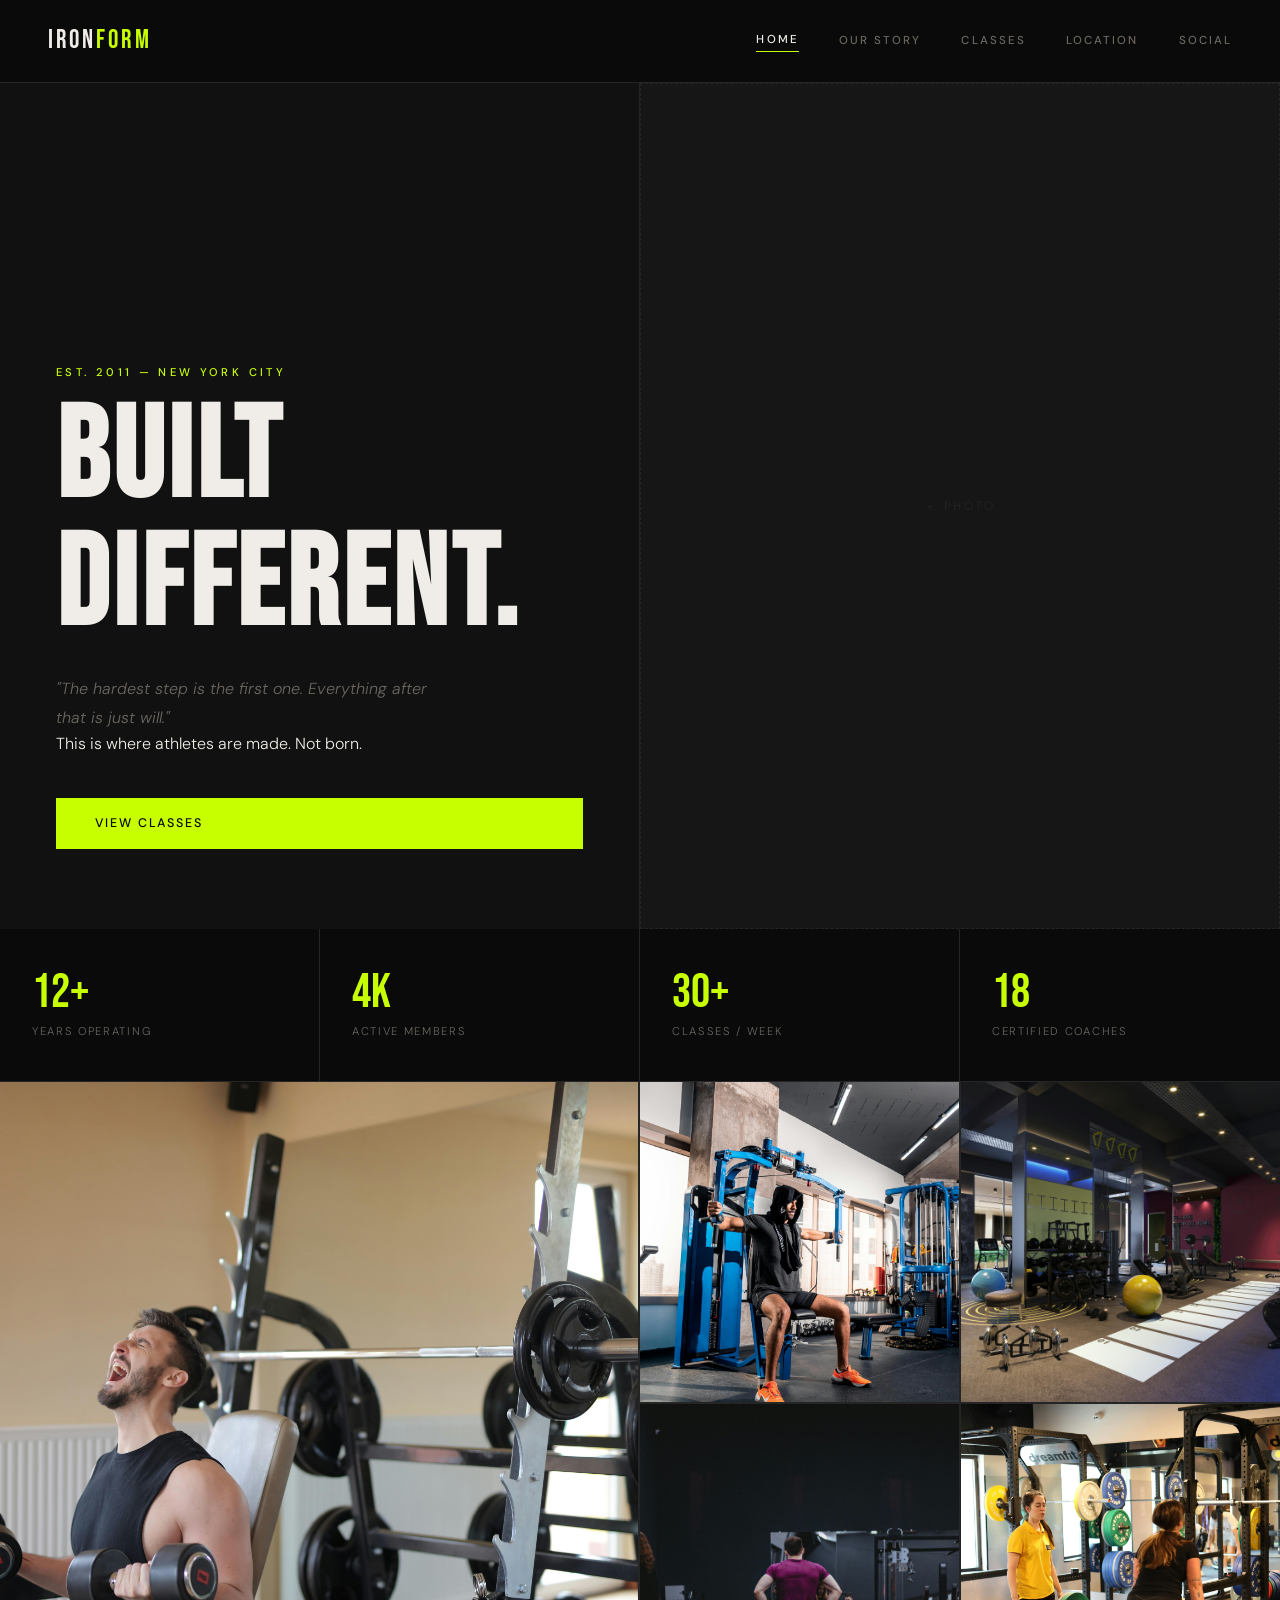
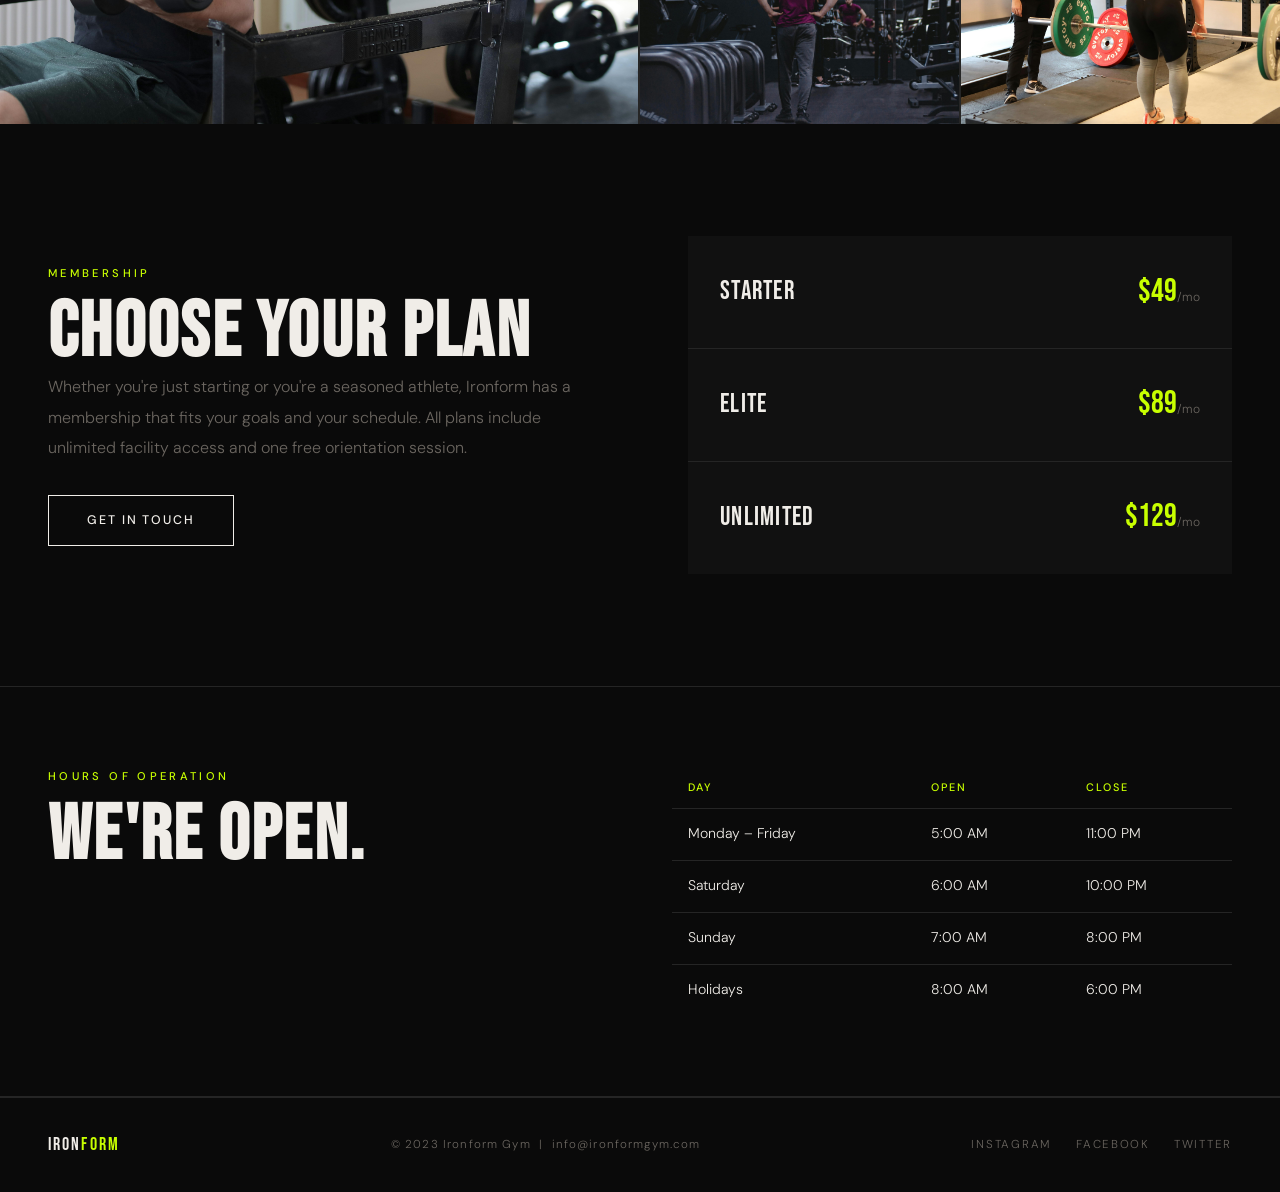
<file: index.html>
<!DOCTYPE html>
<html lang="en">
<head>
  <meta charset="UTF-8"/>
  <meta name="viewport" content="width=device-width, initial-scale=1.0"/>
  <title>Ironform Gym – Home</title>
  <link rel="stylesheet" href="style.css"/>
</head>
<body>

<header>
  <div class="logo">IRON<span>FORM</span></div>
  <nav>
    <a href="index.html" class="active">Home</a>
    <a href="history.html">Our Story</a>
    <a href="menu.html">Classes</a>
    <a href="location.html">Location</a>
    <a href="social.html">Social</a>
  </nav>
</header>

<!-- HERO -->
<section class="hero">
  <div class="hero-left fade-in">
    <span class="eyebrow">Est. 2011 — New York City</span>
    <h1>BUILT<br>DIFFERENT.</h1>
    <p style="font-style:italic; color:var(--dim); margin-bottom:.6rem;">"The hardest step is the first one. Everything after that is just will."</p>
    <p style="margin-top:-.8rem; margin-bottom:2.5rem; color:var(--white); font-style:normal;">This is where athletes are made. Not born.</p>
    <a href="menu.html" class="btn btn-accent fade-in-2">View Classes</a>
  </div>
  <div class="hero-right fade-in-3">
    <!-- Replace src with your photo path e.g. ../Images/hero.jpg -->
    <div class="img-ph" style="min-height:100%;"></div>
  </div>
</section>

<!-- STATS BAR -->
<div class="stats-bar">
  <div class="stat">
    <div class="stat-number">12+</div>
    <div class="stat-label">Years Operating</div>
  </div>
  <div class="stat">
    <div class="stat-number">4K</div>
    <div class="stat-label">Active Members</div>
  </div>
  <div class="stat">
    <div class="stat-number">30+</div>
    <div class="stat-label">Classes / Week</div>
  </div>
  <div class="stat">
    <div class="stat-number">18</div>
    <div class="stat-label">Certified Coaches</div>
  </div>
</div>

<!-- PHOTO GRID -->
<div class="photo-grid">
  <div class="photo-grid-item span-row">
    <img src="./Images/pexels-olly-3917658.jpg" alt="Athlete lifting weights"/>
  </div>
  <div class="photo-grid-item">
    <img src="./Images/pexels-elkady-14616295.jpg" alt="Strength training"/>
  </div>
  <div class="photo-grid-item">
    <img src="./Images/pexels-eyecon-design-500632474-17211446.jpg" alt="Gym workout"/>
  </div>
  <div class="photo-grid-item">
    <img src="./Images/pexels-sarazhizmailov-13104546.jpg" alt="Fitness intensity"/>
  </div>
  <div class="photo-grid-item">
    <img src="./Images/pexels-jose-antonio-otegui-auzmendi-2150489988-31255961.jpg" alt="Training equipment"/>
  </div>
</div>

<!-- MEMBERSHIP TEASER -->
<section class="membership-teaser">
  <div>
    <span class="eyebrow">Membership</span>
    <h2>CHOOSE YOUR PLAN</h2>
    <p>Whether you're just starting or you're a seasoned athlete, Ironform has a membership that fits your goals and your schedule. All plans include unlimited facility access and one free orientation session.</p>
    <a href="location.html" class="btn">Get In Touch</a>
  </div>
  <div class="plan-cards">
    <div class="plan-card">
      <span class="plan-name">STARTER</span>
      <span class="plan-price">$49<span>/mo</span></span>
    </div>
    <div class="plan-card">
      <span class="plan-name">ELITE</span>
      <span class="plan-price">$89<span>/mo</span></span>
    </div>
    <div class="plan-card">
      <span class="plan-name">UNLIMITED</span>
      <span class="plan-price">$129<span>/mo</span></span>
    </div>
  </div>
</section>

<!-- HOURS -->
<section class="hours-home">
  <div>
    <span class="eyebrow">Hours of Operation</span>
    <h2>WE'RE OPEN.</h2>
  </div>
  <table class="hours-table">
    <thead>
      <tr><th>Day</th><th>Open</th><th>Close</th></tr>
    </thead>
    <tbody>
      <tr><td>Monday – Friday</td><td>5:00 AM</td><td>11:00 PM</td></tr>
      <tr><td>Saturday</td><td>6:00 AM</td><td>10:00 PM</td></tr>
      <tr><td>Sunday</td><td>7:00 AM</td><td>8:00 PM</td></tr>
      <tr><td>Holidays</td><td>8:00 AM</td><td>6:00 PM</td></tr>
    </tbody>
  </table>
</section>

<footer>
  <div class="footer-logo">IRON<span>FORM</span></div>
  <p>© 2023 Ironform Gym &nbsp;|&nbsp; <a href="mailto:info@ironformgym.com">info@ironformgym.com</a></p>
  <div class="social-icons">
    <a href="https://instagram.com" target="_blank">Instagram</a>
    <a href="https://facebook.com" target="_blank">Facebook</a>
    <a href="https://twitter.com" target="_blank">Twitter</a>
  </div>
</footer>

</body>
</html>
</file>
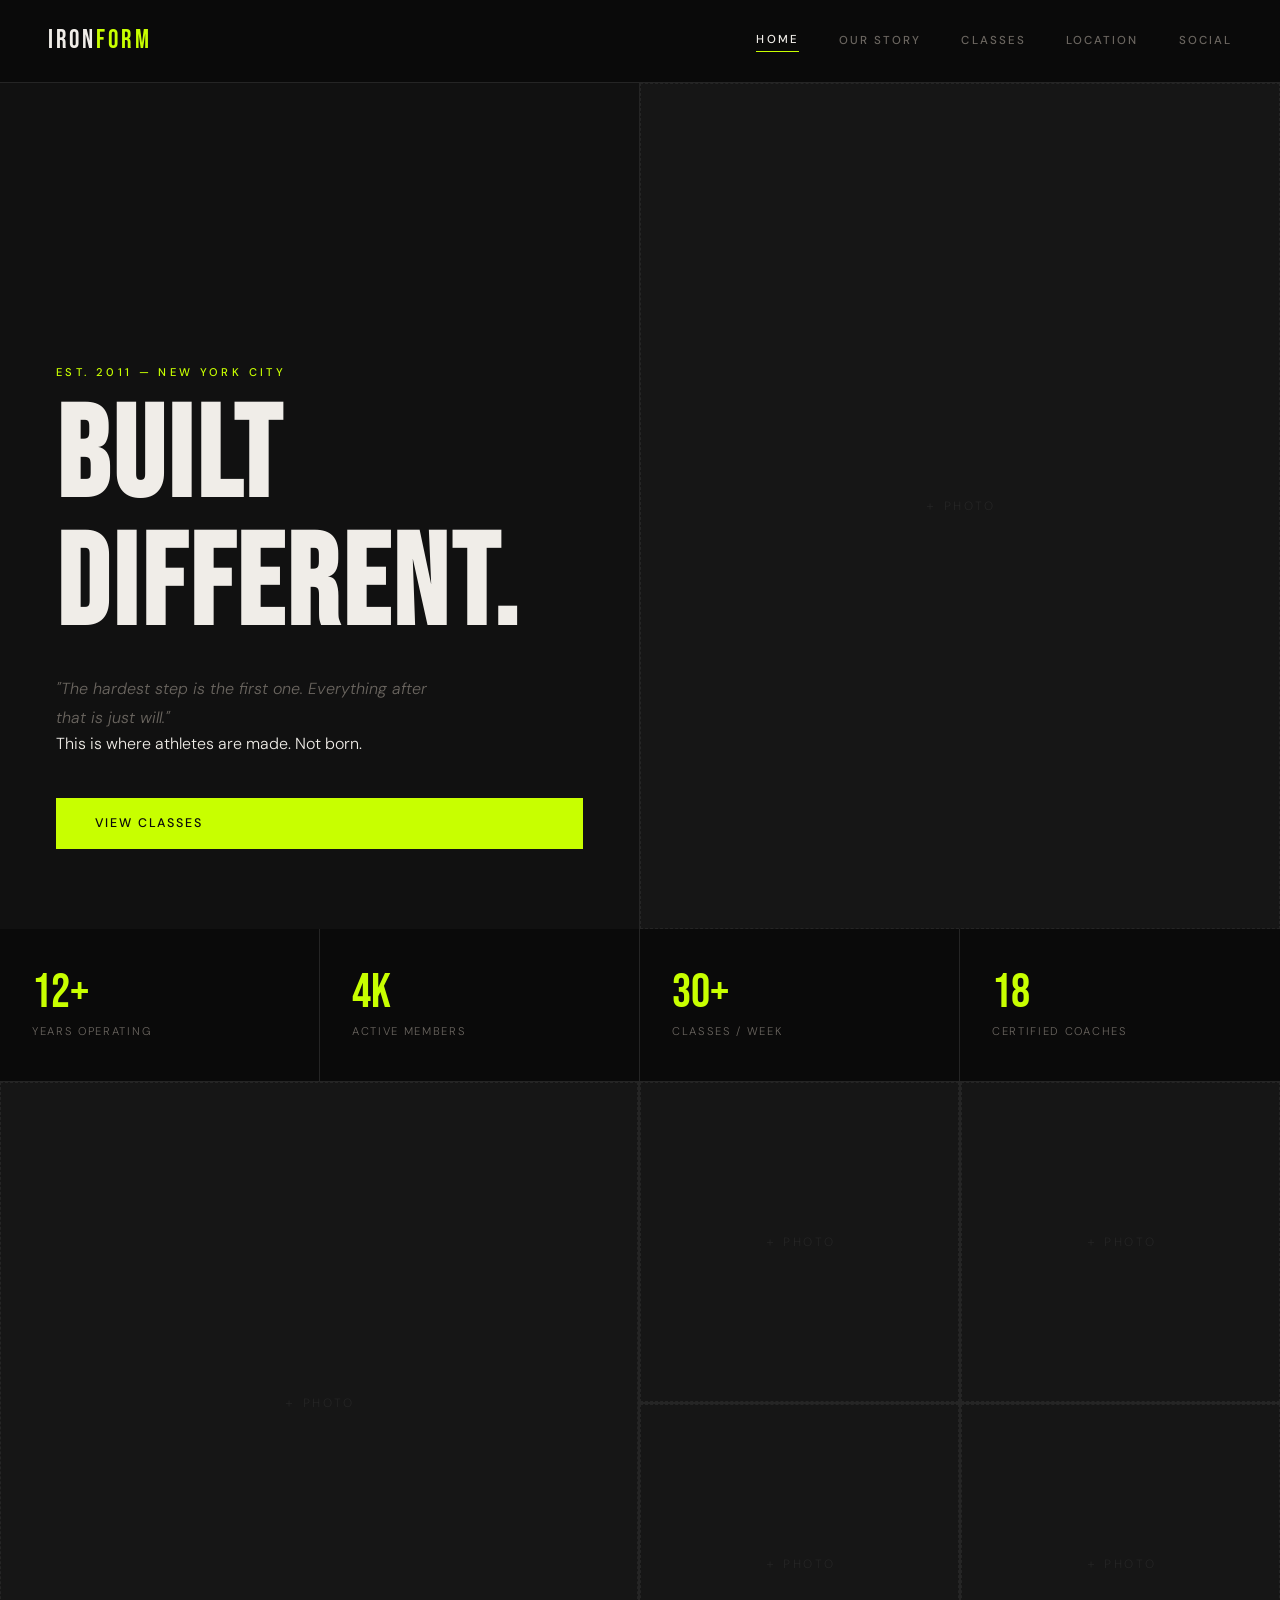
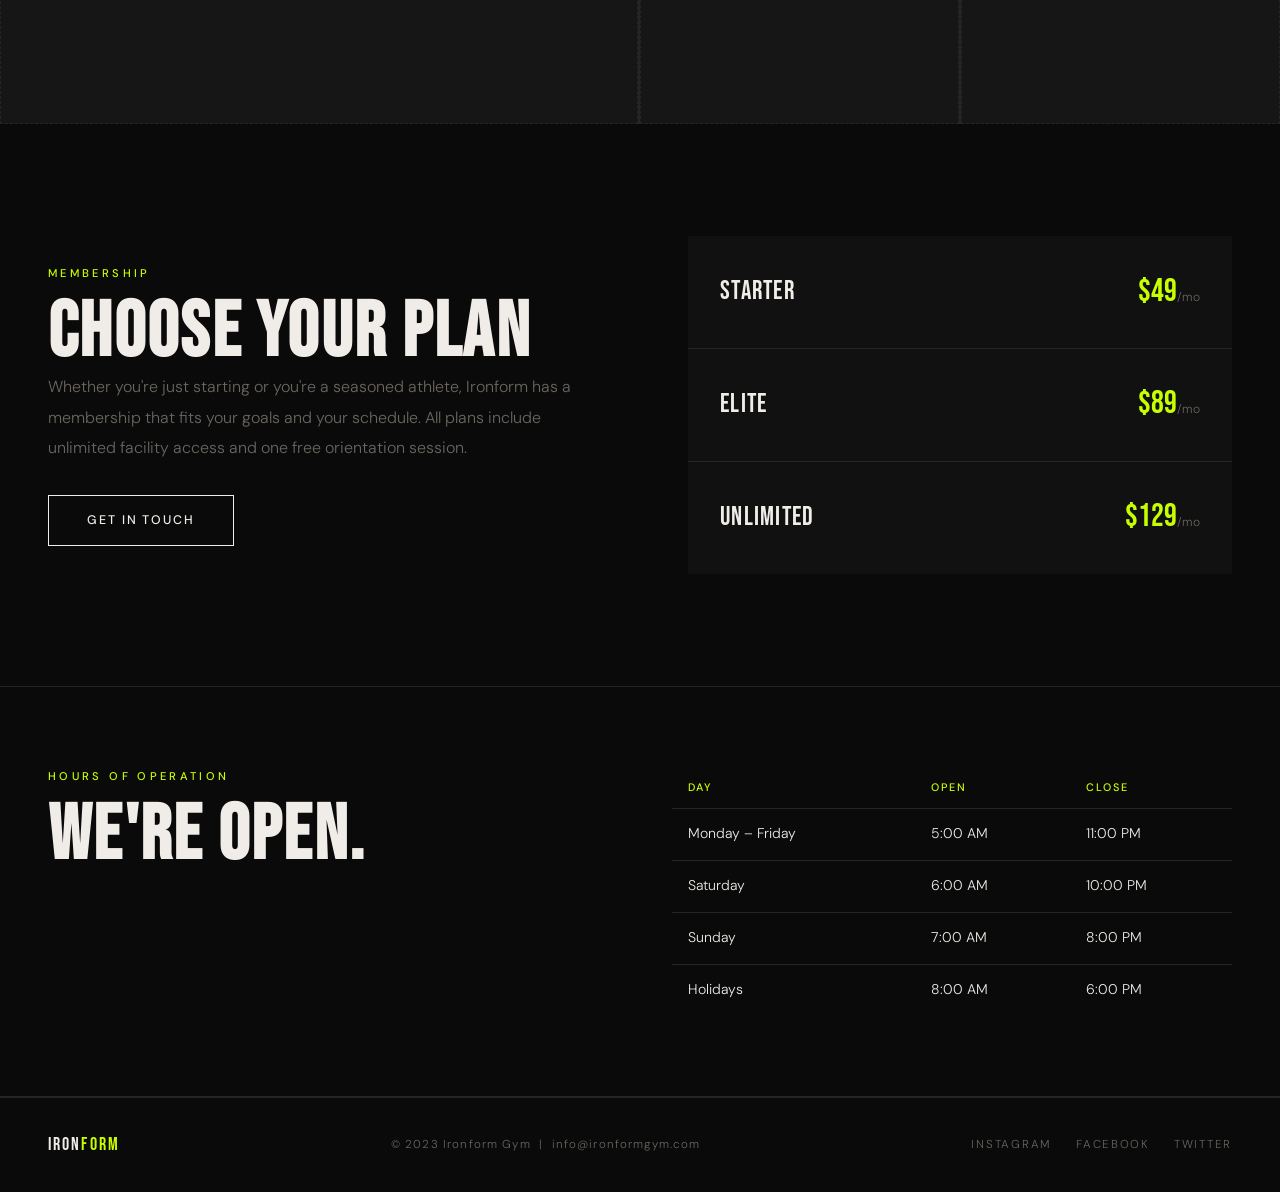
<file: index (2).html>
<!DOCTYPE html>
<html lang="en">
<head>
  <meta charset="UTF-8"/>
  <meta name="viewport" content="width=device-width, initial-scale=1.0"/>
  <title>Ironform Gym – Home</title>
  <link rel="stylesheet" href="style.css"/>
</head>
<body>

<header>
  <div class="logo">IRON<span>FORM</span></div>
  <nav>
    <a href="index.html" class="active">Home</a>
    <a href="history.html">Our Story</a>
    <a href="menu.html">Classes</a>
    <a href="location.html">Location</a>
    <a href="social.html">Social</a>
  </nav>
</header>

<!-- HERO -->
<section class="hero">
  <div class="hero-left fade-in">
    <span class="eyebrow">Est. 2011 — New York City</span>
    <h1>BUILT<br>DIFFERENT.</h1>
    <p style="font-style:italic; color:var(--dim); margin-bottom:.6rem;">"The hardest step is the first one. Everything after that is just will."</p>
    <p style="margin-top:-.8rem; margin-bottom:2.5rem; color:var(--white); font-style:normal;">This is where athletes are made. Not born.</p>
    <a href="menu.html" class="btn btn-accent fade-in-2">View Classes</a>
  </div>
  <div class="hero-right fade-in-3">
    <!-- Replace src with your photo path e.g. ../Images/hero.jpg -->
    <div class="img-ph" style="min-height:100%;"></div>
  </div>
</section>

<!-- STATS BAR -->
<div class="stats-bar">
  <div class="stat">
    <div class="stat-number">12+</div>
    <div class="stat-label">Years Operating</div>
  </div>
  <div class="stat">
    <div class="stat-number">4K</div>
    <div class="stat-label">Active Members</div>
  </div>
  <div class="stat">
    <div class="stat-number">30+</div>
    <div class="stat-label">Classes / Week</div>
  </div>
  <div class="stat">
    <div class="stat-number">18</div>
    <div class="stat-label">Certified Coaches</div>
  </div>
</div>

<!-- PHOTO GRID -->
<div class="photo-grid">
  <!-- Replace each div with: <img src="../Images/yourphoto.jpg" alt="description"/> -->
  <div class="photo-grid-item span-row"><div class="img-ph"></div></div>
  <div class="photo-grid-item"><div class="img-ph"></div></div>
  <div class="photo-grid-item"><div class="img-ph"></div></div>
  <div class="photo-grid-item"><div class="img-ph"></div></div>
  <div class="photo-grid-item"><div class="img-ph"></div></div>
</div>

<!-- MEMBERSHIP TEASER -->
<section class="membership-teaser">
  <div>
    <span class="eyebrow">Membership</span>
    <h2>CHOOSE YOUR PLAN</h2>
    <p>Whether you're just starting or you're a seasoned athlete, Ironform has a membership that fits your goals and your schedule. All plans include unlimited facility access and one free orientation session.</p>
    <a href="location.html" class="btn">Get In Touch</a>
  </div>
  <div class="plan-cards">
    <div class="plan-card">
      <span class="plan-name">STARTER</span>
      <span class="plan-price">$49<span>/mo</span></span>
    </div>
    <div class="plan-card">
      <span class="plan-name">ELITE</span>
      <span class="plan-price">$89<span>/mo</span></span>
    </div>
    <div class="plan-card">
      <span class="plan-name">UNLIMITED</span>
      <span class="plan-price">$129<span>/mo</span></span>
    </div>
  </div>
</section>

<!-- HOURS -->
<section class="hours-home">
  <div>
    <span class="eyebrow">Hours of Operation</span>
    <h2>WE'RE OPEN.</h2>
  </div>
  <table class="hours-table">
    <thead>
      <tr><th>Day</th><th>Open</th><th>Close</th></tr>
    </thead>
    <tbody>
      <tr><td>Monday – Friday</td><td>5:00 AM</td><td>11:00 PM</td></tr>
      <tr><td>Saturday</td><td>6:00 AM</td><td>10:00 PM</td></tr>
      <tr><td>Sunday</td><td>7:00 AM</td><td>8:00 PM</td></tr>
      <tr><td>Holidays</td><td>8:00 AM</td><td>6:00 PM</td></tr>
    </tbody>
  </table>
</section>

<footer>
  <div class="footer-logo">IRON<span>FORM</span></div>
  <p>© 2023 Ironform Gym &nbsp;|&nbsp; <a href="mailto:info@ironformgym.com">info@ironformgym.com</a></p>
  <div class="social-icons">
    <a href="https://instagram.com" target="_blank">Instagram</a>
    <a href="https://facebook.com" target="_blank">Facebook</a>
    <a href="https://twitter.com" target="_blank">Twitter</a>
  </div>
</footer>

</body>
</html>
</file>
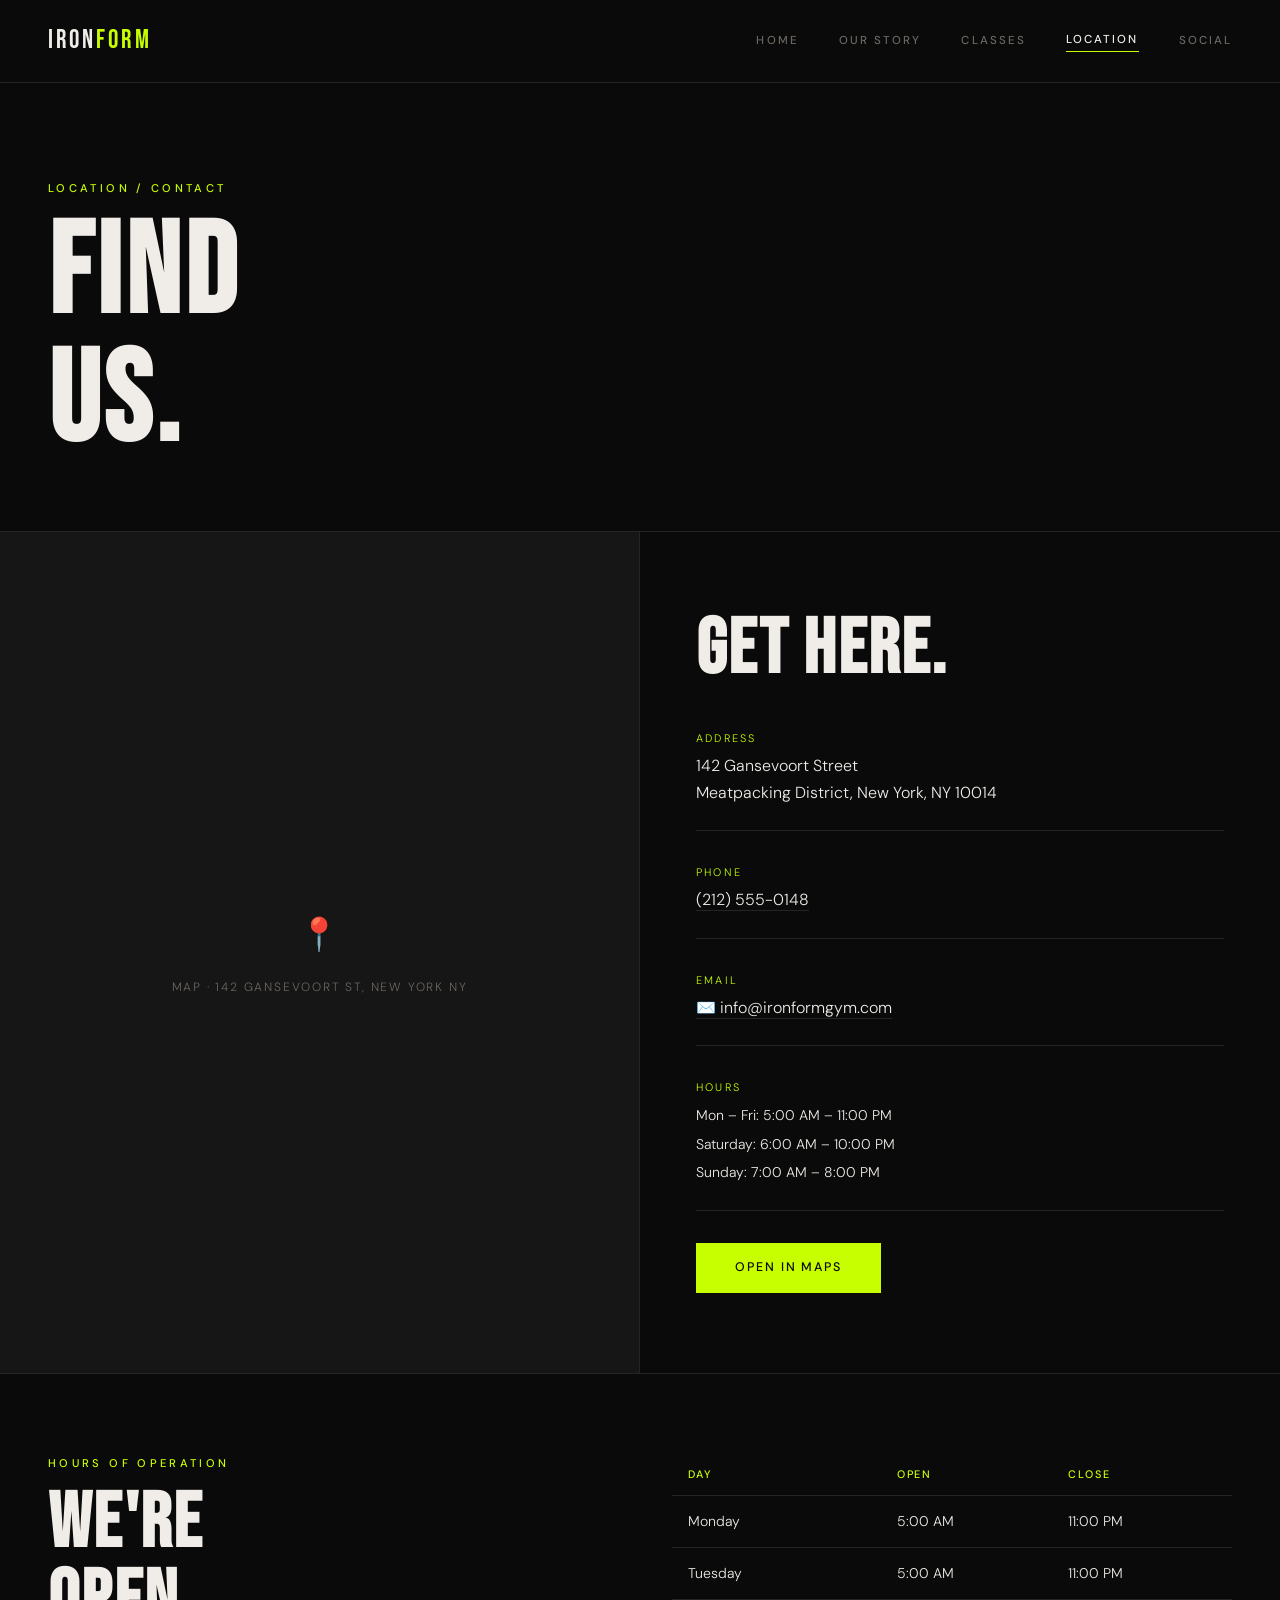
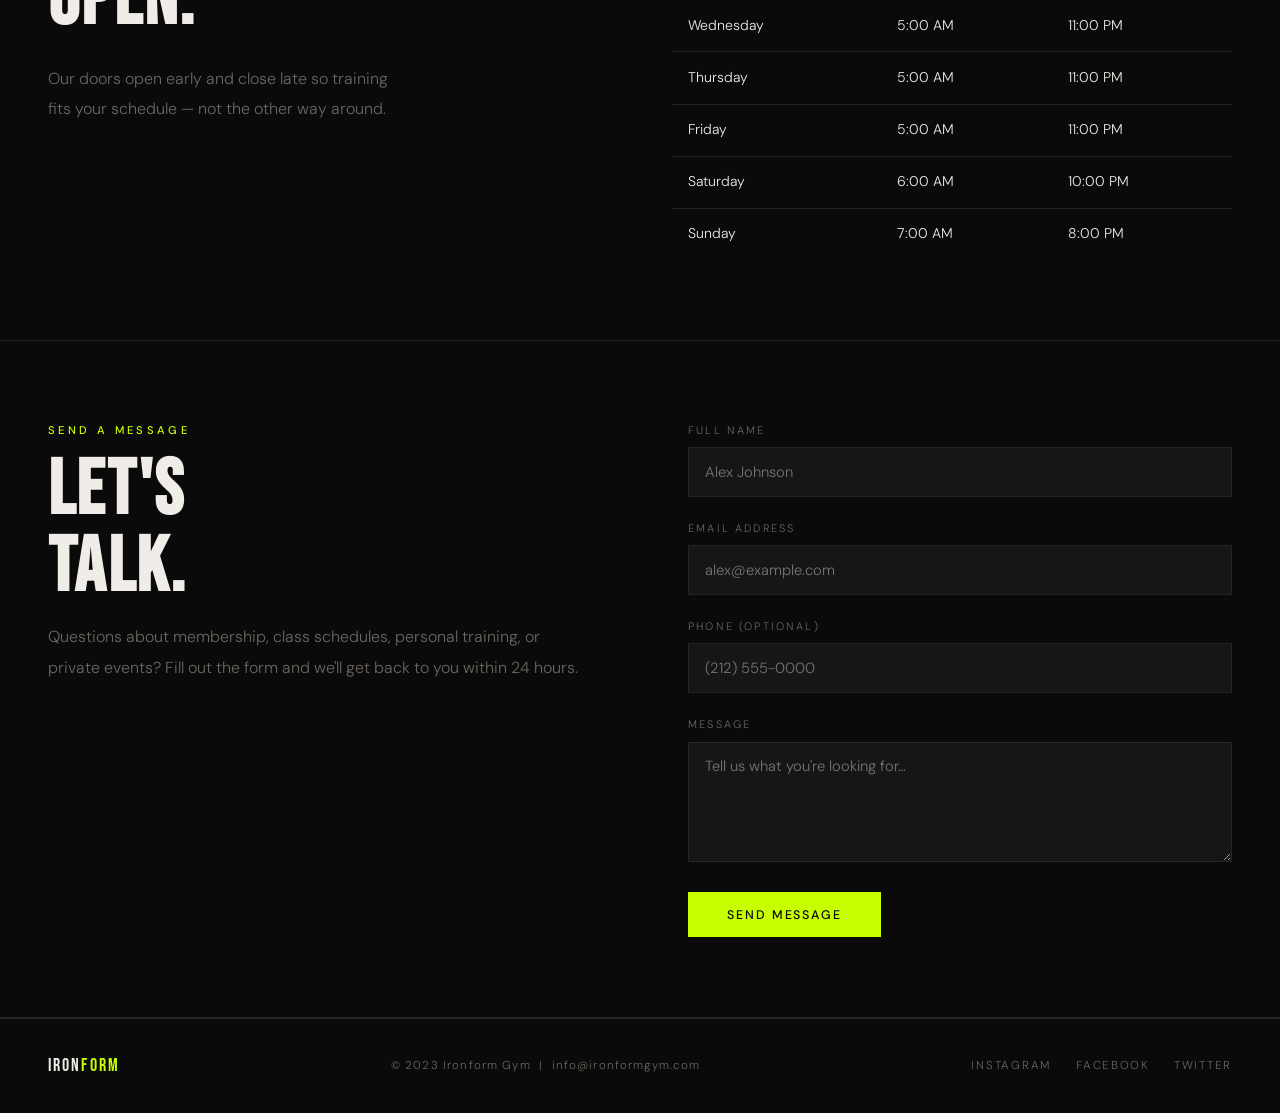
<file: location.html>
<!DOCTYPE html>
<html lang="en">
<head>
  <meta charset="UTF-8"/>
  <meta name="viewport" content="width=device-width, initial-scale=1.0"/>
  <title>Ironform Gym – Location</title>
  <link rel="stylesheet" href="style.css"/>
</head>
<body>

<header>
  <div class="logo">IRON<span>FORM</span></div>
  <nav>
    <a href="index.html">Home</a>
    <a href="history.html">Our Story</a>
    <a href="menu.html">Classes</a>
    <a href="location.html" class="active">Location</a>
    <a href="social.html">Social</a>
  </nav>
</header>

<!-- PAGE HERO -->
<div class="page-hero fade-in">
  <span class="eyebrow">Location / Contact</span>
  <h1>FIND<br>US.</h1>
</div>

<!-- MAP + CONTACT INFO -->
<div class="location-split">
  <div class="map-area">
    <!-- To embed Google Maps: replace this div with an <iframe> from maps.google.com → Share → Embed -->
    Map · 142 Gansevoort St, New York NY
  </div>
  <div class="contact-info">
    <h2>GET HERE.</h2>
    <div class="contact-row">
      <span class="contact-row-label">Address</span>
      <span class="contact-row-value">
        142 Gansevoort Street<br>
        Meatpacking District, New York, NY 10014
      </span>
    </div>
    <div class="contact-row">
      <span class="contact-row-label">Phone</span>
      <span class="contact-row-value">
        <a href="tel:+12125550148">(212) 555-0148</a>
      </span>
    </div>
    <div class="contact-row">
      <span class="contact-row-label">Email</span>
      <span class="contact-row-value">
        <a href="mailto:info@ironformgym.com">
          <!-- Clickable email icon -->
          ✉️ info@ironformgym.com
        </a>
      </span>
    </div>
    <div class="contact-row">
      <span class="contact-row-label">Hours</span>
      <span class="contact-row-value" style="font-size:.88rem;line-height:2;">
        Mon – Fri: 5:00 AM – 11:00 PM<br>
        Saturday: 6:00 AM – 10:00 PM<br>
        Sunday: 7:00 AM – 8:00 PM
      </span>
    </div>
    <a href="https://maps.google.com" target="_blank" class="btn btn-accent" style="align-self:flex-start;">
      Open in Maps
    </a>
  </div>
</div>

<!-- HOURS TABLE -->
<section style="padding:5rem 3rem; border-bottom:1px solid var(--border); display:grid; grid-template-columns:1fr 1fr; gap:4rem; align-items:start;">
  <div>
    <span class="eyebrow">Hours of Operation</span>
    <h2 style="margin-bottom:1.5rem;">WE'RE<br>OPEN.</h2>
    <p style="color:var(--dim); line-height:1.9; max-width:360px;">Our doors open early and close late so training fits your schedule — not the other way around.</p>
  </div>
  <table class="hours-table">
    <thead>
      <tr><th>Day</th><th>Open</th><th>Close</th></tr>
    </thead>
    <tbody>
      <tr><td>Monday</td><td>5:00 AM</td><td>11:00 PM</td></tr>
      <tr><td>Tuesday</td><td>5:00 AM</td><td>11:00 PM</td></tr>
      <tr><td>Wednesday</td><td>5:00 AM</td><td>11:00 PM</td></tr>
      <tr><td>Thursday</td><td>5:00 AM</td><td>11:00 PM</td></tr>
      <tr><td>Friday</td><td>5:00 AM</td><td>11:00 PM</td></tr>
      <tr><td>Saturday</td><td>6:00 AM</td><td>10:00 PM</td></tr>
      <tr><td>Sunday</td><td>7:00 AM</td><td>8:00 PM</td></tr>
    </tbody>
  </table>
</section>

<!-- CONTACT FORM -->
<div class="contact-form-section">
  <div>
    <span class="eyebrow">Send a Message</span>
    <h2>LET'S<br>TALK.</h2>
    <p>Questions about membership, class schedules, personal training, or private events? Fill out the form and we'll get back to you within 24 hours.</p>
  </div>
  <div>
    <div class="form-group">
      <label for="fname">Full Name</label>
      <input type="text" id="fname" placeholder="Alex Johnson"/>
    </div>
    <div class="form-group">
      <label for="femail">Email Address</label>
      <input type="email" id="femail" placeholder="alex@example.com"/>
    </div>
    <div class="form-group">
      <label for="fphone">Phone (optional)</label>
      <input type="tel" id="fphone" placeholder="(212) 555-0000"/>
    </div>
    <div class="form-group">
      <label for="fmsg">Message</label>
      <textarea id="fmsg" placeholder="Tell us what you're looking for…"></textarea>
    </div>
    <button type="button" class="btn btn-accent"
      onclick="alert('Message sent! We\'ll be in touch within 24 hours.')">
      Send Message
    </button>
  </div>
</div>

<footer>
  <div class="footer-logo">IRON<span>FORM</span></div>
  <p>© 2023 Ironform Gym &nbsp;|&nbsp; <a href="mailto:info@ironformgym.com">info@ironformgym.com</a></p>
  <div class="social-icons">
    <a href="https://instagram.com" target="_blank">Instagram</a>
    <a href="https://facebook.com" target="_blank">Facebook</a>
    <a href="https://twitter.com" target="_blank">Twitter</a>
  </div>
</footer>

</body>
</html>
</file>
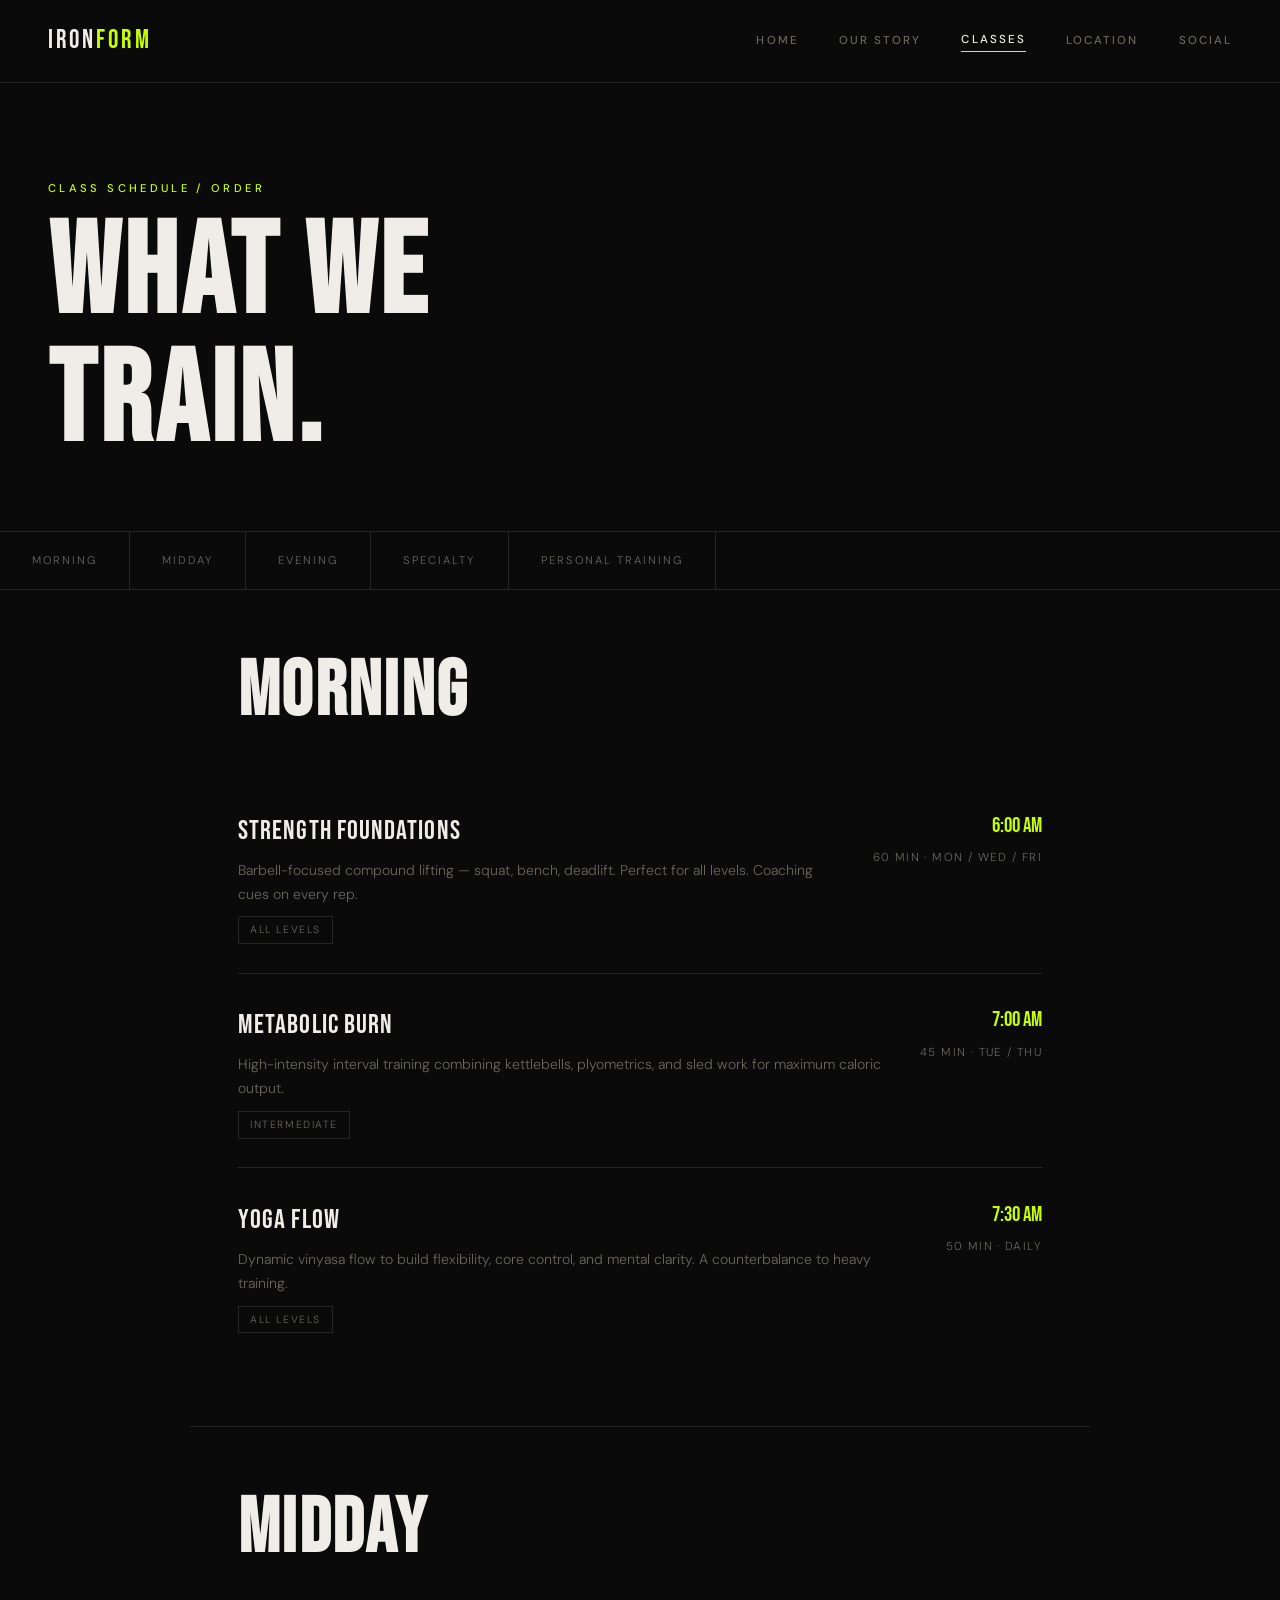
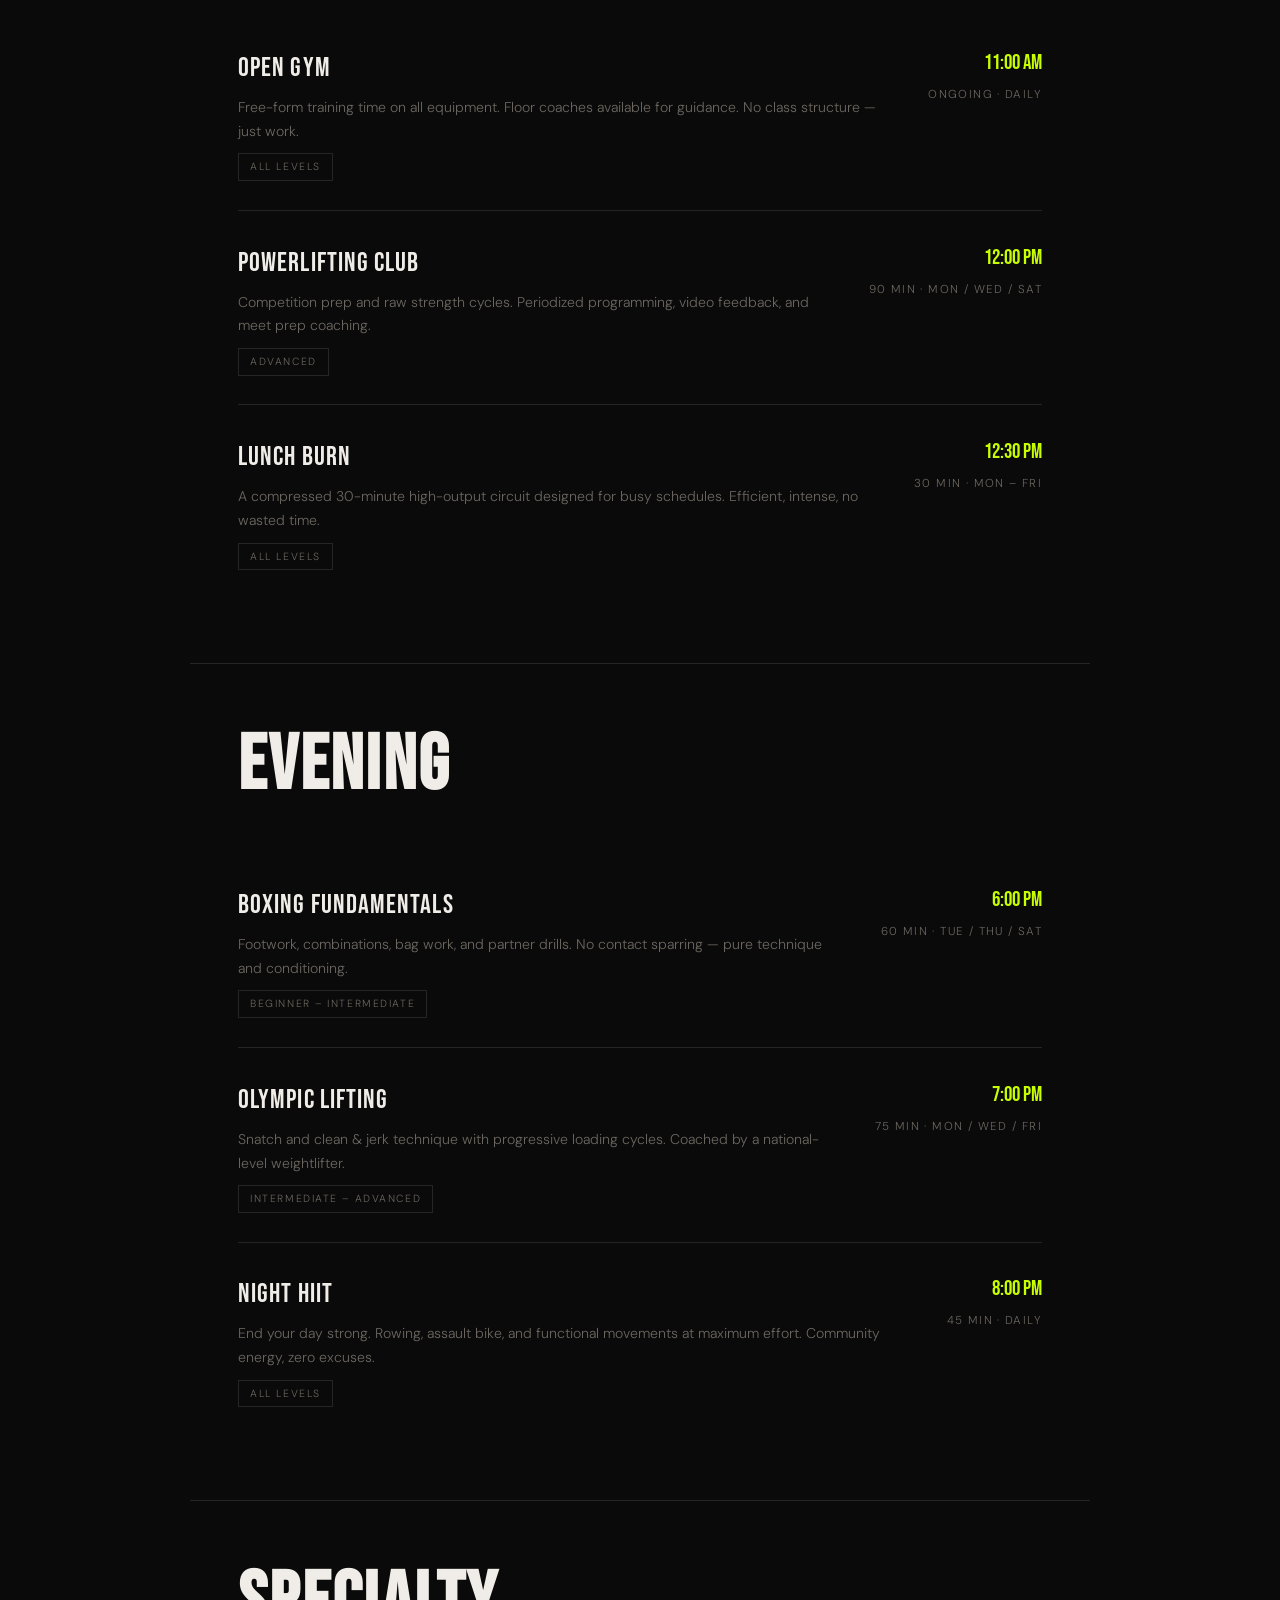
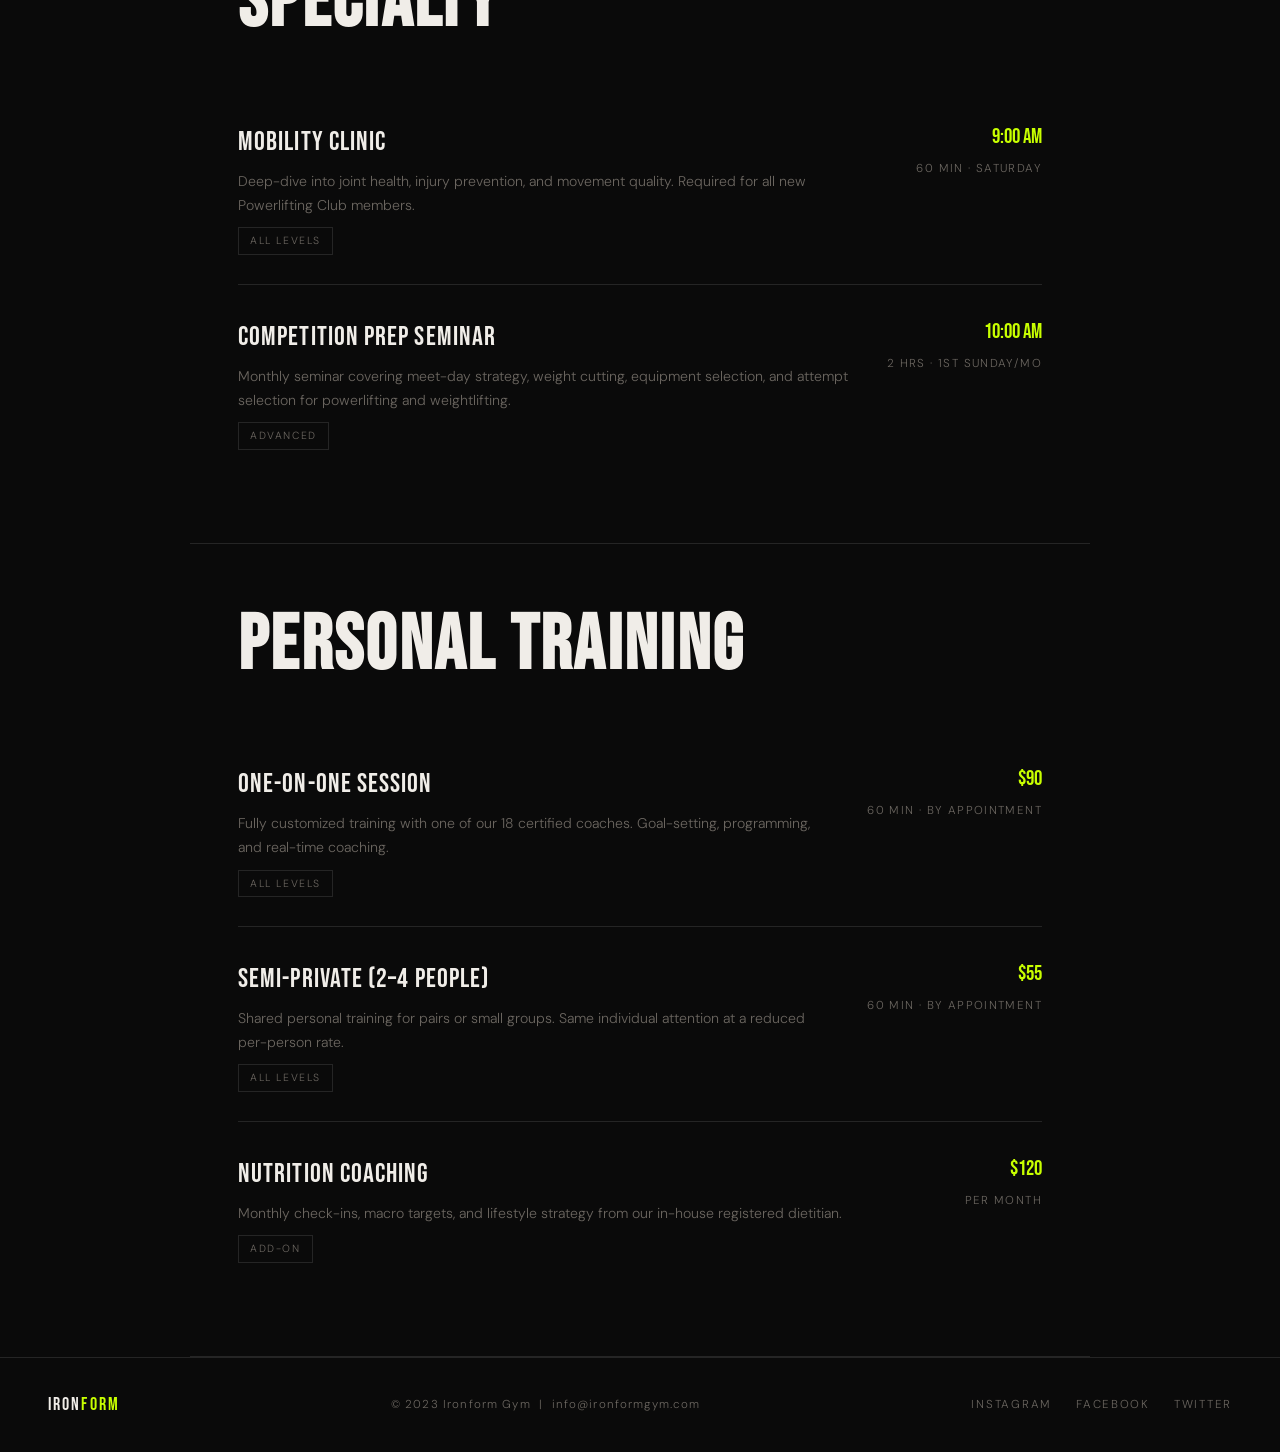
<file: menu.html>
<!DOCTYPE html>
<html lang="en">
<head>
  <meta charset="UTF-8"/>
  <meta name="viewport" content="width=device-width, initial-scale=1.0"/>
  <title>Ironform Gym – Classes</title>
  <link rel="stylesheet" href="style.css"/>
</head>
<body>

<header>
  <div class="logo">IRON<span>FORM</span></div>
  <nav>
    <a href="index.html">Home</a>
    <a href="history.html">Our Story</a>
    <a href="menu.html" class="active">Classes</a>
    <a href="location.html">Location</a>
    <a href="social.html">Social</a>
  </nav>
</header>

<!-- PAGE HERO -->
<div class="page-hero fade-in">
  <span class="eyebrow">Class Schedule / Order</span>
  <h1>WHAT WE<br>TRAIN.</h1>
</div>

<!-- INTERNAL JUMP LINKS (Breakfast → Lunch → Dinner equivalent) -->
<div class="jump-links">
  <a href="#morning">Morning</a>
  <a href="#midday">Midday</a>
  <a href="#evening">Evening</a>
  <a href="#specialty">Specialty</a>
  <a href="#personal">Personal Training</a>
</div>

<!-- MORNING -->
<div class="schedule-section" id="morning">
  <h2>MORNING</h2>

  <div class="class-item">
    <div>
      <div class="class-name">STRENGTH FOUNDATIONS</div>
      <div class="class-desc">Barbell-focused compound lifting — squat, bench, deadlift. Perfect for all levels. Coaching cues on every rep.</div>
      <span class="class-tag">All Levels</span>
    </div>
    <div>
      <div class="class-time">6:00 AM</div>
      <div class="class-duration">60 min · Mon / Wed / Fri</div>
    </div>
  </div>

  <div class="class-item">
    <div>
      <div class="class-name">METABOLIC BURN</div>
      <div class="class-desc">High-intensity interval training combining kettlebells, plyometrics, and sled work for maximum caloric output.</div>
      <span class="class-tag">Intermediate</span>
    </div>
    <div>
      <div class="class-time">7:00 AM</div>
      <div class="class-duration">45 min · Tue / Thu</div>
    </div>
  </div>

  <div class="class-item">
    <div>
      <div class="class-name">YOGA FLOW</div>
      <div class="class-desc">Dynamic vinyasa flow to build flexibility, core control, and mental clarity. A counterbalance to heavy training.</div>
      <span class="class-tag">All Levels</span>
    </div>
    <div>
      <div class="class-time">7:30 AM</div>
      <div class="class-duration">50 min · Daily</div>
    </div>
  </div>
</div>

<!-- MIDDAY -->
<div class="schedule-section" id="midday">
  <h2>MIDDAY</h2>

  <div class="class-item">
    <div>
      <div class="class-name">OPEN GYM</div>
      <div class="class-desc">Free-form training time on all equipment. Floor coaches available for guidance. No class structure — just work.</div>
      <span class="class-tag">All Levels</span>
    </div>
    <div>
      <div class="class-time">11:00 AM</div>
      <div class="class-duration">Ongoing · Daily</div>
    </div>
  </div>

  <div class="class-item">
    <div>
      <div class="class-name">POWERLIFTING CLUB</div>
      <div class="class-desc">Competition prep and raw strength cycles. Periodized programming, video feedback, and meet prep coaching.</div>
      <span class="class-tag">Advanced</span>
    </div>
    <div>
      <div class="class-time">12:00 PM</div>
      <div class="class-duration">90 min · Mon / Wed / Sat</div>
    </div>
  </div>

  <div class="class-item">
    <div>
      <div class="class-name">LUNCH BURN</div>
      <div class="class-desc">A compressed 30-minute high-output circuit designed for busy schedules. Efficient, intense, no wasted time.</div>
      <span class="class-tag">All Levels</span>
    </div>
    <div>
      <div class="class-time">12:30 PM</div>
      <div class="class-duration">30 min · Mon – Fri</div>
    </div>
  </div>
</div>

<!-- EVENING -->
<div class="schedule-section" id="evening">
  <h2>EVENING</h2>

  <div class="class-item">
    <div>
      <div class="class-name">BOXING FUNDAMENTALS</div>
      <div class="class-desc">Footwork, combinations, bag work, and partner drills. No contact sparring — pure technique and conditioning.</div>
      <span class="class-tag">Beginner – Intermediate</span>
    </div>
    <div>
      <div class="class-time">6:00 PM</div>
      <div class="class-duration">60 min · Tue / Thu / Sat</div>
    </div>
  </div>

  <div class="class-item">
    <div>
      <div class="class-name">OLYMPIC LIFTING</div>
      <div class="class-desc">Snatch and clean &amp; jerk technique with progressive loading cycles. Coached by a national-level weightlifter.</div>
      <span class="class-tag">Intermediate – Advanced</span>
    </div>
    <div>
      <div class="class-time">7:00 PM</div>
      <div class="class-duration">75 min · Mon / Wed / Fri</div>
    </div>
  </div>

  <div class="class-item">
    <div>
      <div class="class-name">NIGHT HIIT</div>
      <div class="class-desc">End your day strong. Rowing, assault bike, and functional movements at maximum effort. Community energy, zero excuses.</div>
      <span class="class-tag">All Levels</span>
    </div>
    <div>
      <div class="class-time">8:00 PM</div>
      <div class="class-duration">45 min · Daily</div>
    </div>
  </div>
</div>

<!-- SPECIALTY -->
<div class="schedule-section" id="specialty">
  <h2>SPECIALTY</h2>

  <div class="class-item">
    <div>
      <div class="class-name">MOBILITY CLINIC</div>
      <div class="class-desc">Deep-dive into joint health, injury prevention, and movement quality. Required for all new Powerlifting Club members.</div>
      <span class="class-tag">All Levels</span>
    </div>
    <div>
      <div class="class-time">9:00 AM</div>
      <div class="class-duration">60 min · Saturday</div>
    </div>
  </div>

  <div class="class-item">
    <div>
      <div class="class-name">COMPETITION PREP SEMINAR</div>
      <div class="class-desc">Monthly seminar covering meet-day strategy, weight cutting, equipment selection, and attempt selection for powerlifting and weightlifting.</div>
      <span class="class-tag">Advanced</span>
    </div>
    <div>
      <div class="class-time">10:00 AM</div>
      <div class="class-duration">2 hrs · 1st Sunday/mo</div>
    </div>
  </div>
</div>

<!-- PERSONAL TRAINING -->
<div class="schedule-section" id="personal">
  <h2>PERSONAL TRAINING</h2>

  <div class="class-item">
    <div>
      <div class="class-name">ONE-ON-ONE SESSION</div>
      <div class="class-desc">Fully customized training with one of our 18 certified coaches. Goal-setting, programming, and real-time coaching.</div>
      <span class="class-tag">All Levels</span>
    </div>
    <div>
      <div class="class-time">$90</div>
      <div class="class-duration">60 min · By Appointment</div>
    </div>
  </div>

  <div class="class-item">
    <div>
      <div class="class-name">SEMI-PRIVATE (2–4 people)</div>
      <div class="class-desc">Shared personal training for pairs or small groups. Same individual attention at a reduced per-person rate.</div>
      <span class="class-tag">All Levels</span>
    </div>
    <div>
      <div class="class-time">$55</div>
      <div class="class-duration">60 min · By Appointment</div>
    </div>
  </div>

  <div class="class-item">
    <div>
      <div class="class-name">NUTRITION COACHING</div>
      <div class="class-desc">Monthly check-ins, macro targets, and lifestyle strategy from our in-house registered dietitian.</div>
      <span class="class-tag">Add-on</span>
    </div>
    <div>
      <div class="class-time">$120</div>
      <div class="class-duration">Per Month</div>
    </div>
  </div>
</div>

<footer>
  <div class="footer-logo">IRON<span>FORM</span></div>
  <p>© 2023 Ironform Gym &nbsp;|&nbsp; <a href="mailto:info@ironformgym.com">info@ironformgym.com</a></p>
  <div class="social-icons">
    <a href="https://instagram.com" target="_blank">Instagram</a>
    <a href="https://facebook.com" target="_blank">Facebook</a>
    <a href="https://twitter.com" target="_blank">Twitter</a>
  </div>
</footer>

</body>
</html>
</file>
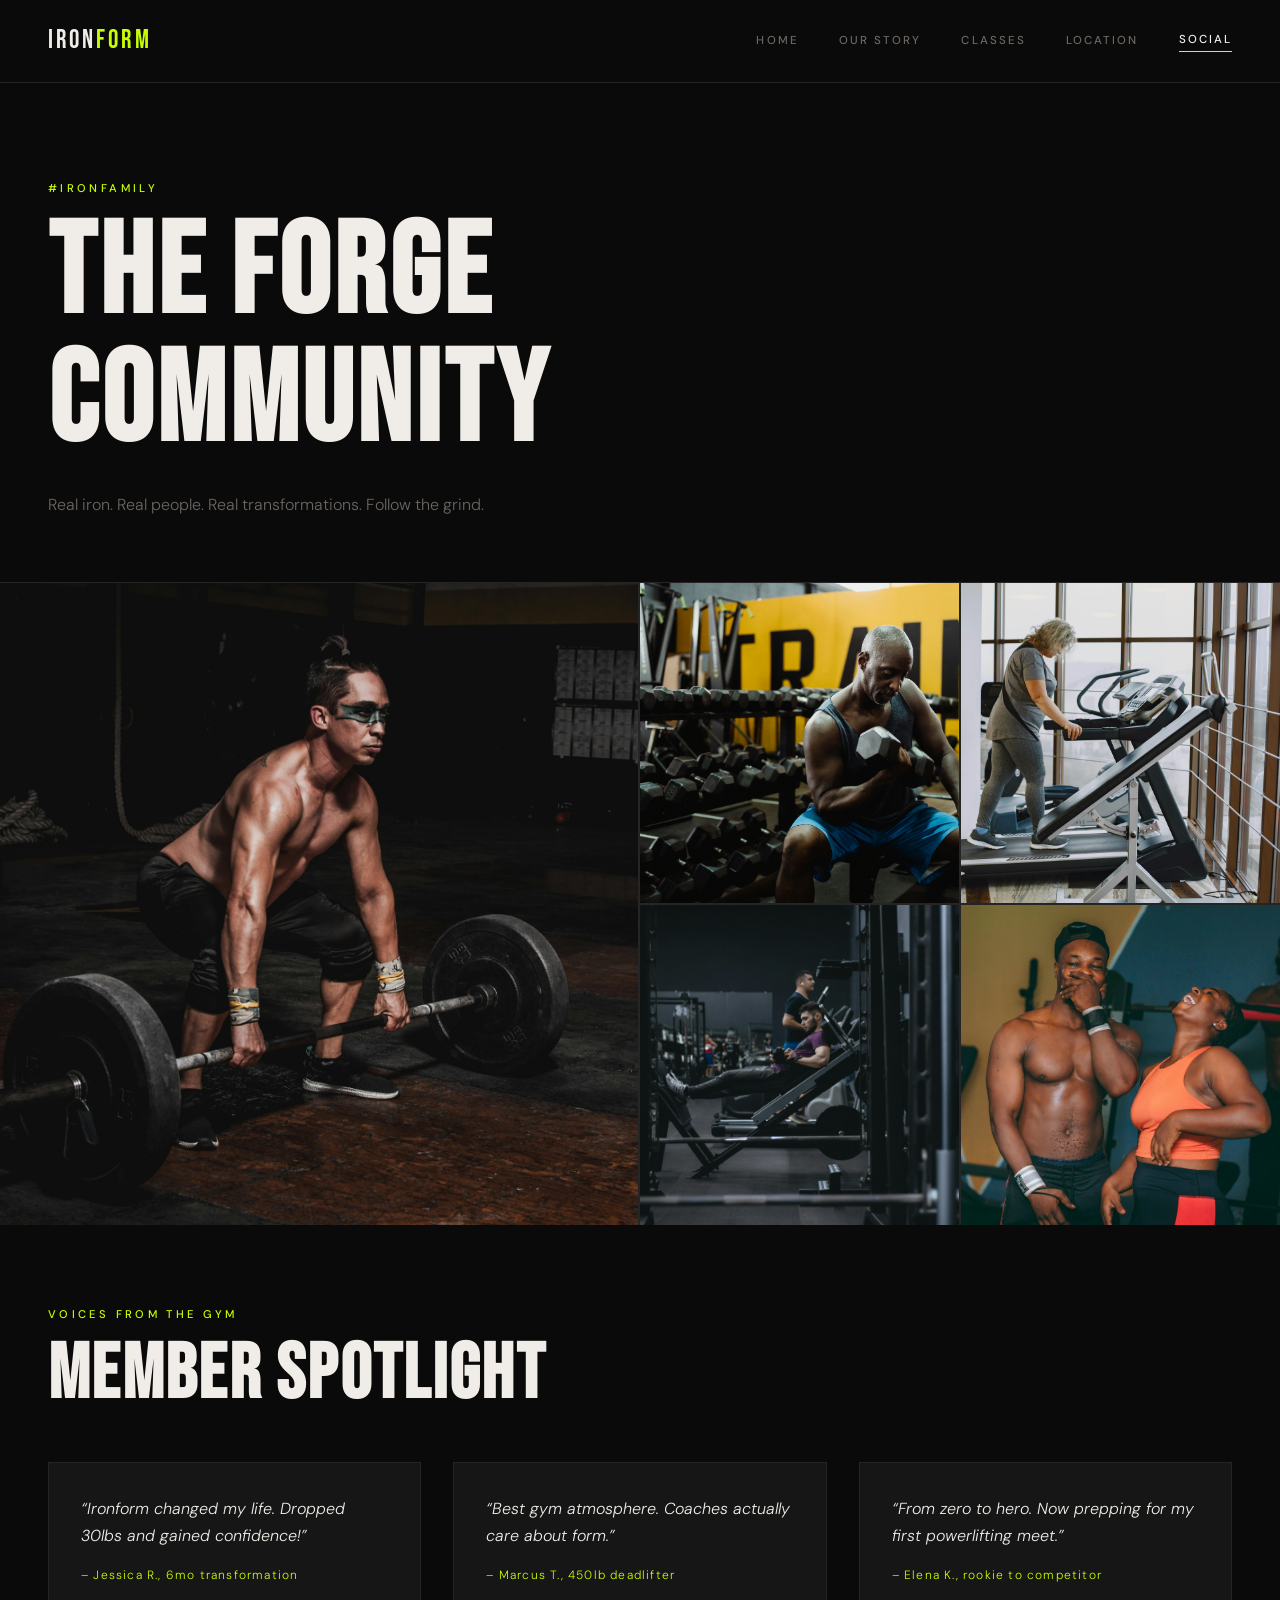
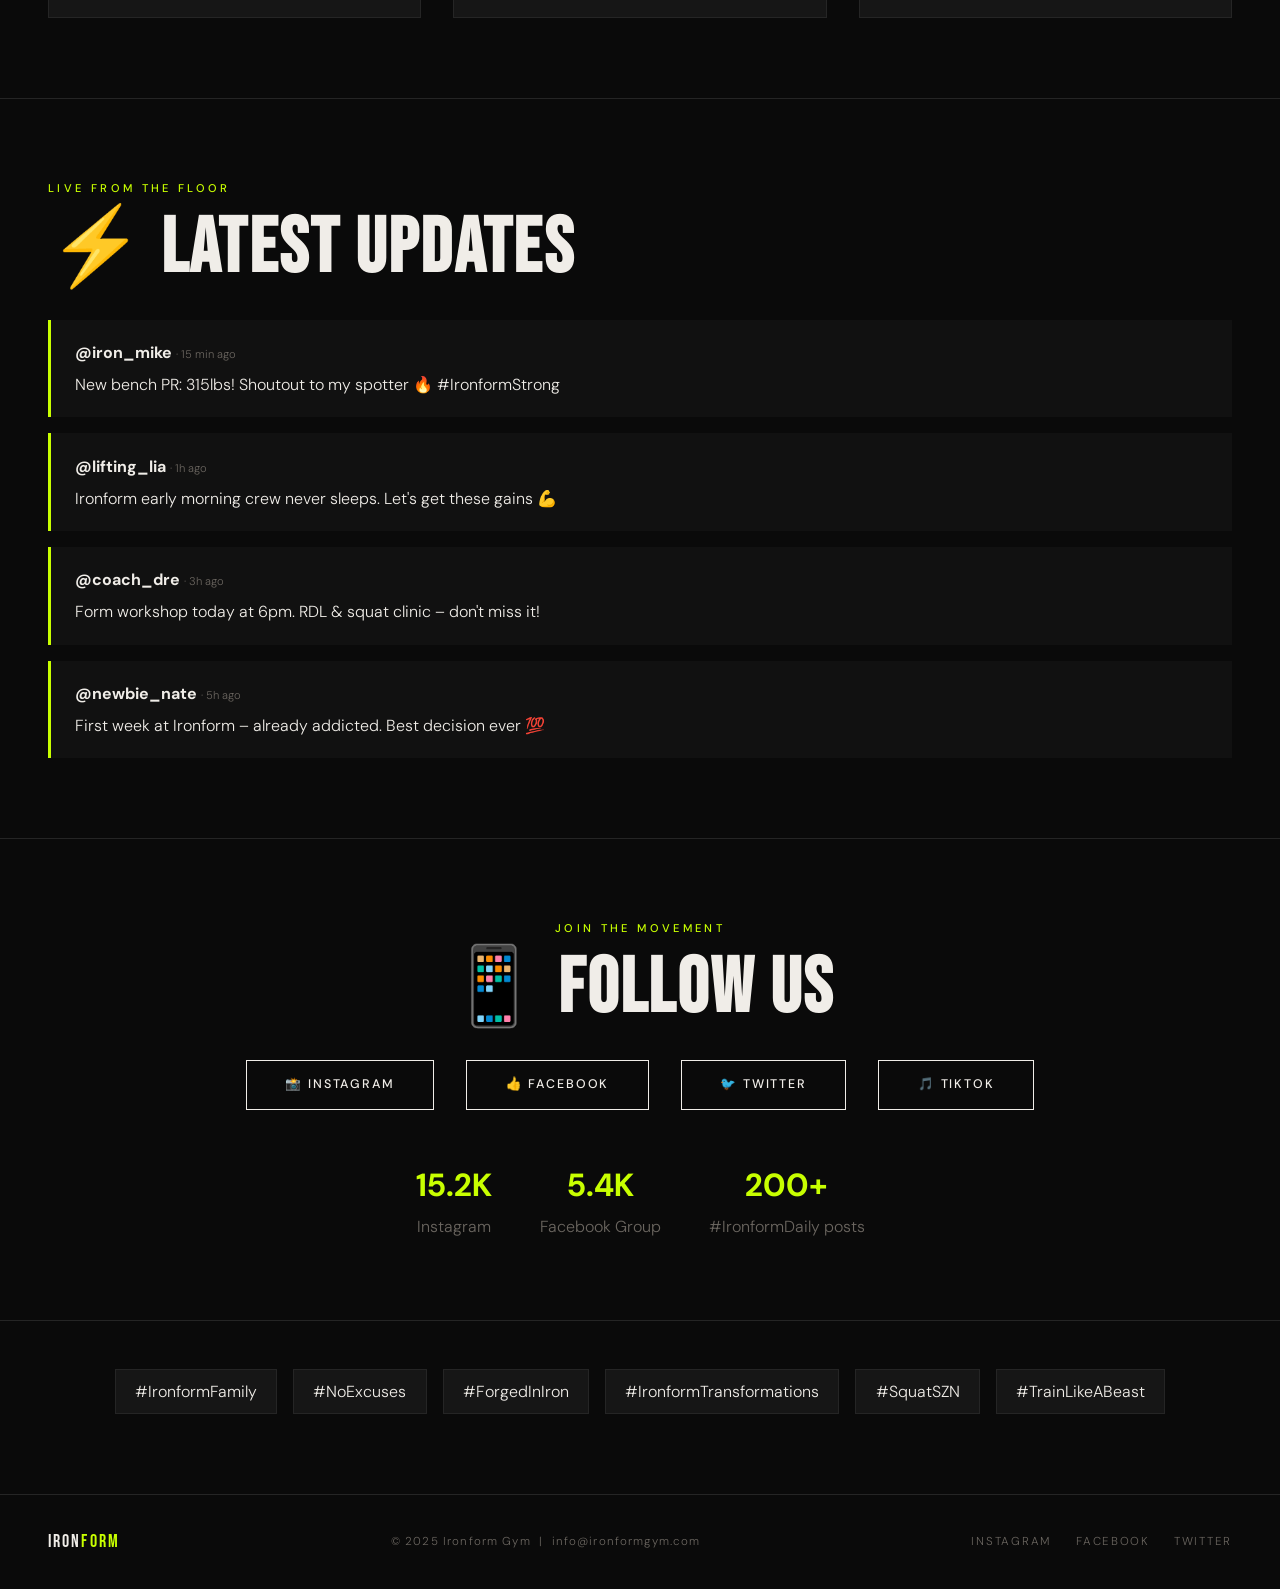
<file: social.html>
<!DOCTYPE html>
<html lang="en">
<head>
  <meta charset="UTF-8"/>
  <meta name="viewport" content="width=device-width, initial-scale=1.0"/>
  <title>Ironform Gym – Social</title>
  <link rel="stylesheet" href="style.css"/>
</head>
<body>

<header>
  <div class="logo">IRON<span>FORM</span></div>
  <nav>
    <a href="index.html">Home</a>
    <a href="history.html">Our Story</a>
    <a href="menu.html">Classes</a>
    <a href="location.html">Location</a>
    <a href="social.html" class="active">Social</a>
  </nav>
</header>


<div class="page-hero fade-in">
  <span class="eyebrow">#IRONFAMILY</span>
  <h1>THE FORGE<br>COMMUNITY</h1>
  <p style="color: var(--dim); max-width: 600px; margin-top: 1.5rem;">Real iron. Real people. Real transformations. Follow the grind.</p>
</div>


<section class="photo-grid" style="margin-bottom: 0;">
  <div class="photo-grid-item span-row">
    <img src="./Images/pexels-leonmart-1552103.jpg" alt="Gym Image"/>
  </div>
  <div class="photo-grid-item">
    <img src="./Images/pexels-ketut-subiyanto-4720570.jpg" alt="Gym Image"/>
  </div>
  <div class="photo-grid-item">
    <img src="./Images/pexels-gustavo-fring-6285182.jpg" alt="Gym Image"/>
  </div>
  <div class="photo-grid-item">
    <img src="./Images/pexels-sarazhizmailov-11183203.jpg" alt="Gym Image"/>  
  </div>
  <div class="photo-grid-item">
    <img src="./Images/pexels-zeal-creative-studios-58866141-34043555.jpg" alt="Gym Image"/>
  </div>
</section>


<div style="padding: 5rem 3rem; border-bottom: 1px solid var(--border);">
  <span class="eyebrow">VOICES FROM THE GYM</span>
  <h2 style="margin-bottom: 3rem;">MEMBER SPOTLIGHT</h2>
  <div style="display: grid; grid-template-columns: repeat(auto-fit, minmax(260px, 1fr)); gap: 2rem;">
    <div style="background: var(--panel); padding: 2rem; border: 1px solid var(--border);">
      <p style="font-style: italic; color: var(--white); margin-bottom: 1rem;">“Ironform changed my life. Dropped 30lbs and gained confidence!”</p>
      <p style="color: var(--accent); font-size: 0.75rem; letter-spacing: 0.1em;">– Jessica R., 6mo transformation</p>
    </div>
    <div style="background: var(--panel); padding: 2rem; border: 1px solid var(--border);">
      <p style="font-style: italic; color: var(--white); margin-bottom: 1rem;">“Best gym atmosphere. Coaches actually care about form.”</p>
      <p style="color: var(--accent); font-size: 0.75rem; letter-spacing: 0.1em;">– Marcus T., 450lb deadlifter</p>
    </div>
    <div style="background: var(--panel); padding: 2rem; border: 1px solid var(--border);">
      <p style="font-style: italic; color: var(--white); margin-bottom: 1rem;">“From zero to hero. Now prepping for my first powerlifting meet.”</p>
      <p style="color: var(--accent); font-size: 0.75rem; letter-spacing: 0.1em;">– Elena K., rookie to competitor</p>
    </div>
  </div>
</div>

<div style="padding: 5rem 3rem; border-bottom: 1px solid var(--border);">
  <span class="eyebrow">LIVE FROM THE FLOOR</span>
  <h2 style="margin-bottom: 2rem;">⚡ LATEST UPDATES</h2>
  <div style="display: flex; flex-direction: column; gap: 1rem;">
    <div style="background: var(--off-black); padding: 1.2rem 1.5rem; border-left: 3px solid var(--accent);">
      <p><strong>@iron_mike</strong> <span style="color: var(--dim); font-size: 0.7rem;">· 15 min ago</span></p>
      <p style="margin-top: 0.3rem;">New bench PR: 315lbs! Shoutout to my spotter 🔥 #IronformStrong</p>
    </div>
    <div style="background: var(--off-black); padding: 1.2rem 1.5rem; border-left: 3px solid var(--accent);">
      <p><strong>@lifting_lia</strong> <span style="color: var(--dim); font-size: 0.7rem;">· 1h ago</span></p>
      <p style="margin-top: 0.3rem;">Ironform early morning crew never sleeps. Let's get these gains 💪</p>
    </div>
    <div style="background: var(--off-black); padding: 1.2rem 1.5rem; border-left: 3px solid var(--accent);">
      <p><strong>@coach_dre</strong> <span style="color: var(--dim); font-size: 0.7rem;">· 3h ago</span></p>
      <p style="margin-top: 0.3rem;">Form workshop today at 6pm. RDL & squat clinic – don't miss it!</p>
    </div>
    <div style="background: var(--off-black); padding: 1.2rem 1.5rem; border-left: 3px solid var(--accent);">
      <p><strong>@newbie_nate</strong> <span style="color: var(--dim); font-size: 0.7rem;">· 5h ago</span></p>
      <p style="margin-top: 0.3rem;">First week at Ironform – already addicted. Best decision ever 💯</p>
    </div>
  </div>
</div>


<div style="padding: 5rem 3rem; border-bottom: 1px solid var(--border); text-align: center;">
  <span class="eyebrow">JOIN THE MOVEMENT</span>
  <h2 style="margin-bottom: 2rem;">📱 FOLLOW US</h2>
  <div style="display: flex; gap: 2rem; justify-content: center; flex-wrap: wrap; margin-bottom: 3rem;">
    <a href="https://instagram.com" target="_blank" class="btn">📸 INSTAGRAM</a>
    <a href="https://facebook.com" target="_blank" class="btn">👍 FACEBOOK</a>
    <a href="https://twitter.com" target="_blank" class="btn">🐦 TWITTER</a>
    <a href="https://tiktok.com" target="_blank" class="btn">🎵 TIKTOK</a>
  </div>
  <div style="display: flex; justify-content: center; gap: 3rem; flex-wrap: wrap; color: var(--dim);">
    <div><span style="color: var(--accent); font-size: 2rem; font-weight: bold;">15.2K</span><br>Instagram</div>
    <div><span style="color: var(--accent); font-size: 2rem; font-weight: bold;">5.4K</span><br>Facebook Group</div>
    <div><span style="color: var(--accent); font-size: 2rem; font-weight: bold;">200+</span><br>#IronformDaily posts</div>
  </div>
</div>

<div style="padding: 3rem 3rem 5rem;">
  <div style="display: flex; flex-wrap: wrap; gap: 1rem; justify-content: center;">
    <span style="background: var(--panel); padding: 0.5rem 1.2rem; border: 1px solid var(--border);">#IronformFamily</span>
    <span style="background: var(--panel); padding: 0.5rem 1.2rem; border: 1px solid var(--border);">#NoExcuses</span>
    <span style="background: var(--panel); padding: 0.5rem 1.2rem; border: 1px solid var(--border);">#ForgedInIron</span>
    <span style="background: var(--panel); padding: 0.5rem 1.2rem; border: 1px solid var(--border);">#IronformTransformations</span>
    <span style="background: var(--panel); padding: 0.5rem 1.2rem; border: 1px solid var(--border);">#SquatSZN</span>
    <span style="background: var(--panel); padding: 0.5rem 1.2rem; border: 1px solid var(--border);">#TrainLikeABeast</span>
  </div>
</div>

<footer>
  <div class="footer-logo">IRON<span>FORM</span></div>
  <p>© 2025 Ironform Gym &nbsp;|&nbsp; <a href="mailto:info@ironformgym.com">info@ironformgym.com</a></p>
  <div class="social-icons">
    <a href="https://instagram.com" target="_blank">Instagram</a>
    <a href="https://facebook.com" target="_blank">Facebook</a>
    <a href="https://twitter.com" target="_blank">Twitter</a>
  </div>
</footer>

</body>
</html>
</file>
<file: style.css>
/* =========================================
   IRONFORM GYM — Shared Stylesheet
   CST2319 Web Programming Final Project
   Aesthetic: Dark editorial minimalism
   ========================================= */

@import url('https://fonts.googleapis.com/css2?family=Bebas+Neue&family=DM+Sans:ital,wght@0,300;0,400;0,500;1,300&display=swap');

/* ---- Variables ---- */
:root {
  --black:    #0a0a0a;
  --off-black: #111111;
  --panel:    #161616;
  --border:   #252525;
  --white:    #f0ede8;
  --dim:      #6b6660;
  --accent:   #c8ff00;
  --sans:     'DM Sans', sans-serif;
  --display:  'Bebas Neue', sans-serif;
}

/* ---- Reset ---- */
*, *::before, *::after { box-sizing: border-box; margin: 0; padding: 0; }
html { scroll-behavior: smooth; }
body {
  font-family: var(--sans);
  background: var(--black);
  color: var(--white);
  line-height: 1.7;
  font-weight: 300;
}
img { display: block; max-width: 100%; }
a { color: inherit; text-decoration: none; }

/* ---- Typography ---- */
h1, h2, h3 { font-family: var(--display); letter-spacing: .03em; line-height: 1; }
h1 { font-size: clamp(3.5rem, 10vw, 8rem); }
h2 { font-size: clamp(2.2rem, 6vw, 5rem); }
h3 { font-size: clamp(1.4rem, 3vw, 2rem); }

.eyebrow {
  font-size: .7rem;
  letter-spacing: .3em;
  text-transform: uppercase;
  color: var(--accent);
  font-weight: 500;
  display: block;
  margin-bottom: .8rem;
}

/* ---- Buttons ---- */
.btn {
  display: inline-block;
  padding: .85rem 2.4rem;
  font-family: var(--sans);
  font-size: .78rem;
  font-weight: 500;
  letter-spacing: .15em;
  text-transform: uppercase;
  border: 1px solid var(--white);
  color: var(--white);
  transition: background .22s, color .22s;
  cursor: pointer;
  background: transparent;
}
.btn:hover { background: var(--white); color: var(--black); }

.btn-accent {
  background: var(--accent);
  color: var(--black);
  border-color: var(--accent);
}
.btn-accent:hover { background: transparent; color: var(--accent); }

/* ---- Header / Nav ---- */
header {
  position: sticky; top: 0; z-index: 200;
  display: flex; align-items: center; justify-content: space-between;
  padding: 1.2rem 3rem;
  background: var(--black);
  border-bottom: 1px solid var(--border);
}
.logo {
  font-family: var(--display);
  font-size: 1.6rem;
  letter-spacing: .12em;
}
.logo span { color: var(--accent); }

nav { display: flex; gap: 2.5rem; align-items: center; }
nav a {
  font-size: .72rem; font-weight: 500;
  letter-spacing: .18em; text-transform: uppercase;
  color: var(--dim); transition: color .2s;
}
nav a:hover, nav a.active { color: var(--white); }
nav a.active { border-bottom: 1px solid var(--accent); padding-bottom: 2px; }

/* ---- Fade-in ---- */
@keyframes fadeUp {
  from { opacity: 0; transform: translateY(18px); }
  to   { opacity: 1; transform: translateY(0); }
}
.fade-in   { animation: fadeUp .7s ease both; }
.fade-in-2 { animation: fadeUp .7s .15s ease both; }
.fade-in-3 { animation: fadeUp .7s .3s ease both; }

/* ==========================================
   IMAGE PLACEHOLDER
   ========================================== */
.img-ph {
  width: 100%; height: 100%;
  display: flex; align-items: center; justify-content: center;
  flex-direction: column; gap: .5rem;
  background: var(--panel);
  border: 1px dashed var(--border);
  color: var(--dim); font-size: .7rem;
  letter-spacing: .15em; text-transform: uppercase;
}
.img-ph::before { content: '＋ photo'; font-size: .75rem; color: var(--border); letter-spacing: .2em; }

/* ==========================================
   HOME PAGE
   ========================================== */

/* Hero */
.hero {
  min-height: 94vh;
  display: grid;
  grid-template-columns: 1fr 1fr;
}
.hero-left {
  display: flex; flex-direction: column; justify-content: flex-end;
  padding: 5rem 3.5rem;
  background: var(--off-black);
  border-right: 1px solid var(--border);
}
.hero-left h1 { margin-bottom: 1.5rem; }
.hero-left p { color: var(--dim); max-width: 380px; margin-bottom: 2.5rem; font-size: 1rem; line-height: 1.8; }
.hero-right {
  position: relative; overflow: hidden;
  background: var(--panel);
  min-height: 500px;
}
.hero-right img { width: 100%; height: 100%; object-fit: cover; }

/* Stats bar */
.stats-bar {
  display: grid;
  grid-template-columns: repeat(4, 1fr);
  border-bottom: 1px solid var(--border);
}
.stat {
  padding: 2.5rem 2rem;
  border-right: 1px solid var(--border);
  transition: background .25s;
}
.stat:last-child { border-right: none; }
.stat:hover { background: var(--panel); }
.stat-number { font-family: var(--display); font-size: 3rem; color: var(--accent); line-height: 1; margin-bottom: .3rem; }
.stat-label  { font-size: .7rem; letter-spacing: .15em; text-transform: uppercase; color: var(--dim); }

/* Photo grid */
.photo-grid {
  display: grid;
  grid-template-columns: 2fr 1fr 1fr;
  grid-template-rows: 320px 320px;
  gap: 2px;
  background: var(--border);
}
.photo-grid-item { overflow: hidden; position: relative; }
.photo-grid-item.span-row { grid-row: span 2; }
.photo-grid-item img { width: 100%; height: 100%; object-fit: cover; transition: transform .5s ease; }
.photo-grid-item:hover img { transform: scale(1.04); }

/* Membership teaser */
.membership-teaser {
  padding: 7rem 3rem;
  display: grid;
  grid-template-columns: 1fr 1fr;
  gap: 6rem;
  align-items: center;
  border-bottom: 1px solid var(--border);
}
.membership-teaser p { color: var(--dim); margin-bottom: 2rem; line-height: 1.9; }

.plan-cards { display: flex; flex-direction: column; gap: 1px; background: var(--border); }
.plan-card {
  background: var(--off-black); padding: 1.8rem 2rem;
  display: flex; justify-content: space-between; align-items: center;
  transition: background .25s;
}
.plan-card:hover { background: var(--panel); }
.plan-name  { font-family: var(--display); font-size: 1.6rem; letter-spacing: .05em; }
.plan-price { font-family: var(--display); font-size: 2rem; color: var(--accent); }
.plan-price span { font-family: var(--sans); font-size: .75rem; color: var(--dim); }

/* Hours on home */
.hours-home {
  padding: 5rem 3rem;
  display: grid;
  grid-template-columns: 1fr 1fr;
  gap: 4rem;
  border-bottom: 1px solid var(--border);
}
.hours-home h2 { margin-bottom: 2rem; }

/* ==========================================
   SHARED HOURS TABLE
   ========================================== */
.hours-table { width: 100%; border-collapse: collapse; font-size: .88rem; }
.hours-table th {
  text-align: left; padding: .7rem 1rem;
  font-family: var(--sans); font-weight: 500;
  font-size: .68rem; letter-spacing: .18em; text-transform: uppercase;
  color: var(--accent); border-bottom: 1px solid var(--border);
}
.hours-table td { padding: .85rem 1rem; border-bottom: 1px solid var(--border); color: var(--white); font-weight: 300; }
.hours-table tr:last-child td { border-bottom: none; }
.hours-table tbody tr:hover td { color: var(--accent); }

/* ==========================================
   HISTORY PAGE
   ========================================== */
.page-hero { padding: 6rem 3rem 4rem; border-bottom: 1px solid var(--border); }
.page-hero h1 { max-width: 900px; }

.history-intro {
  display: grid; grid-template-columns: 1fr 1fr;
  border-bottom: 1px solid var(--border);
}
.history-intro-img {
  min-height: 500px; background: var(--panel);
  overflow: hidden; border-right: 1px solid var(--border);
}
.history-intro-img img { width: 100%; height: 100%; object-fit: cover; }
.history-intro-text {
  padding: 5rem 3.5rem;
  display: flex; flex-direction: column; justify-content: center;
}
.history-intro-text p { color: var(--dim); margin-bottom: 1.2rem; line-height: 1.9; max-width: 460px; }

.timeline { padding: 6rem 3rem; max-width: 800px; margin: 0 auto; }
.timeline > h2 { margin-bottom: 4rem; }
.tl-item {
  display: grid; grid-template-columns: 100px 1fr;
  gap: 2rem; padding: 2.5rem 0;
  border-bottom: 1px solid var(--border);
}
.tl-item:last-child { border-bottom: none; }
.tl-year { font-family: var(--display); font-size: 2.5rem; color: var(--accent); line-height: 1; padding-top: .2rem; }
.tl-body h3 { margin-bottom: .6rem; font-size: 1.3rem; }
.tl-body p  { color: var(--dim); font-size: .92rem; line-height: 1.8; }

/* ==========================================
   MENU / CLASSES PAGE
   ========================================== */
.jump-links {
  display: flex; gap: 0; border-bottom: 1px solid var(--border); overflow-x: auto;
}
.jump-links a {
  flex-shrink: 0; padding: 1.2rem 2rem;
  font-size: .7rem; letter-spacing: .18em; text-transform: uppercase;
  color: var(--dim); border-right: 1px solid var(--border);
  transition: color .2s, background .2s;
}
.jump-links a:hover { color: var(--white); background: var(--panel); }

.schedule-section {
  padding: 4rem 3rem; border-bottom: 1px solid var(--border);
  max-width: 900px; margin: 0 auto;
}
.schedule-section > h2 { margin-bottom: 3rem; }

.class-item {
  display: grid; grid-template-columns: 1fr auto;
  gap: 2rem; align-items: start;
  padding: 1.8rem 0; border-bottom: 1px solid var(--border);
}
.class-item:last-child { border-bottom: none; }
.class-name  { font-family: var(--display); font-size: 1.7rem; letter-spacing: .04em; margin-bottom: .3rem; }
.class-desc  { color: var(--dim); font-size: .88rem; line-height: 1.7; }
.class-tag   {
  display: inline-block; margin-top: .6rem;
  border: 1px solid var(--border); color: var(--dim);
  font-size: .65rem; letter-spacing: .15em; text-transform: uppercase;
  padding: .25rem .7rem;
}
.class-time  { font-family: var(--display); font-size: 1.3rem; color: var(--accent); text-align: right; white-space: nowrap; }
.class-duration { font-size: .72rem; letter-spacing: .12em; text-transform: uppercase; color: var(--dim); text-align: right; margin-top: .3rem; }

/* ==========================================
   LOCATION PAGE
   ========================================== */
.location-split {
  display: grid; grid-template-columns: 1fr 1fr;
  min-height: 60vh; border-bottom: 1px solid var(--border);
}
.map-area {
  background: var(--panel); border-right: 1px solid var(--border);
  display: flex; align-items: center; justify-content: center;
  color: var(--dim); font-size: .75rem; letter-spacing: .15em; text-transform: uppercase;
  flex-direction: column; gap: .5rem; min-height: 400px;
}
.map-area::before { content: '📍'; font-size: 2rem; margin-bottom: .5rem; }

.contact-info { padding: 5rem 3.5rem; display: flex; flex-direction: column; justify-content: center; gap: 2rem; }
.contact-info h2 { margin-bottom: .5rem; }
.contact-row { display: flex; flex-direction: column; gap: .3rem; border-bottom: 1px solid var(--border); padding-bottom: 1.5rem; }
.contact-row-label { font-size: .68rem; letter-spacing: .2em; text-transform: uppercase; color: var(--accent); }
.contact-row-value { font-size: 1rem; color: var(--white); }
.contact-row-value a { color: var(--white); border-bottom: 1px solid var(--border); transition: border-color .2s; }
.contact-row-value a:hover { border-color: var(--accent); }

.contact-form-section {
  padding: 5rem 3rem;
  display: grid; grid-template-columns: 1fr 1fr;
  gap: 6rem; align-items: start;
  border-bottom: 1px solid var(--border);
}
.contact-form-section > div:first-child p { color: var(--dim); line-height: 1.9; margin-top: 1rem; }

.form-group { margin-bottom: 1.4rem; }
.form-group label {
  display: block; font-size: .68rem; letter-spacing: .2em;
  text-transform: uppercase; color: var(--dim); margin-bottom: .5rem;
}
.form-group input,
.form-group textarea {
  width: 100%;
  background: var(--panel); border: 1px solid var(--border);
  color: var(--white); font-family: var(--sans); font-size: .92rem; font-weight: 300;
  padding: .85rem 1rem; outline: none; transition: border-color .2s;
}
.form-group input:focus,
.form-group textarea:focus { border-color: var(--accent); }
.form-group textarea { height: 120px; resize: vertical; }

/* ==========================================
   FOOTER
   ========================================== */
footer {
  display: flex; align-items: center; justify-content: space-between;
  padding: 2rem 3rem; border-top: 1px solid var(--border);
  font-size: .72rem; letter-spacing: .1em; color: var(--dim);
  flex-wrap: wrap; gap: 1rem;
}
footer a { color: var(--dim); transition: color .2s; }
footer a:hover { color: var(--accent); }
.footer-logo { font-family: var(--display); font-size: 1.1rem; color: var(--white); letter-spacing: .12em; }
.footer-logo span { color: var(--accent); }
.social-icons { display: flex; gap: 1.5rem; font-size: .72rem; letter-spacing: .15em; text-transform: uppercase; }
.social-icons a { color: var(--dim); }
.social-icons a:hover { color: var(--accent); }

/* ==========================================
   RESPONSIVE
   ========================================== */
@media (max-width: 900px) {
  header { padding: 1rem 1.5rem; }
  .hero  { grid-template-columns: 1fr; }
  .hero-right { min-height: 300px; }
  .stats-bar { grid-template-columns: 1fr 1fr; }
  .photo-grid { grid-template-columns: 1fr 1fr; grid-template-rows: 240px 240px 240px; }
  .photo-grid-item.span-row { grid-row: span 1; }
  .membership-teaser, .hours-home, .history-intro, .contact-form-section { grid-template-columns: 1fr; gap: 2rem; }
  .location-split { grid-template-columns: 1fr; }
  nav { gap: 1.2rem; }
  footer { flex-direction: column; text-align: center; }
}
</file>
